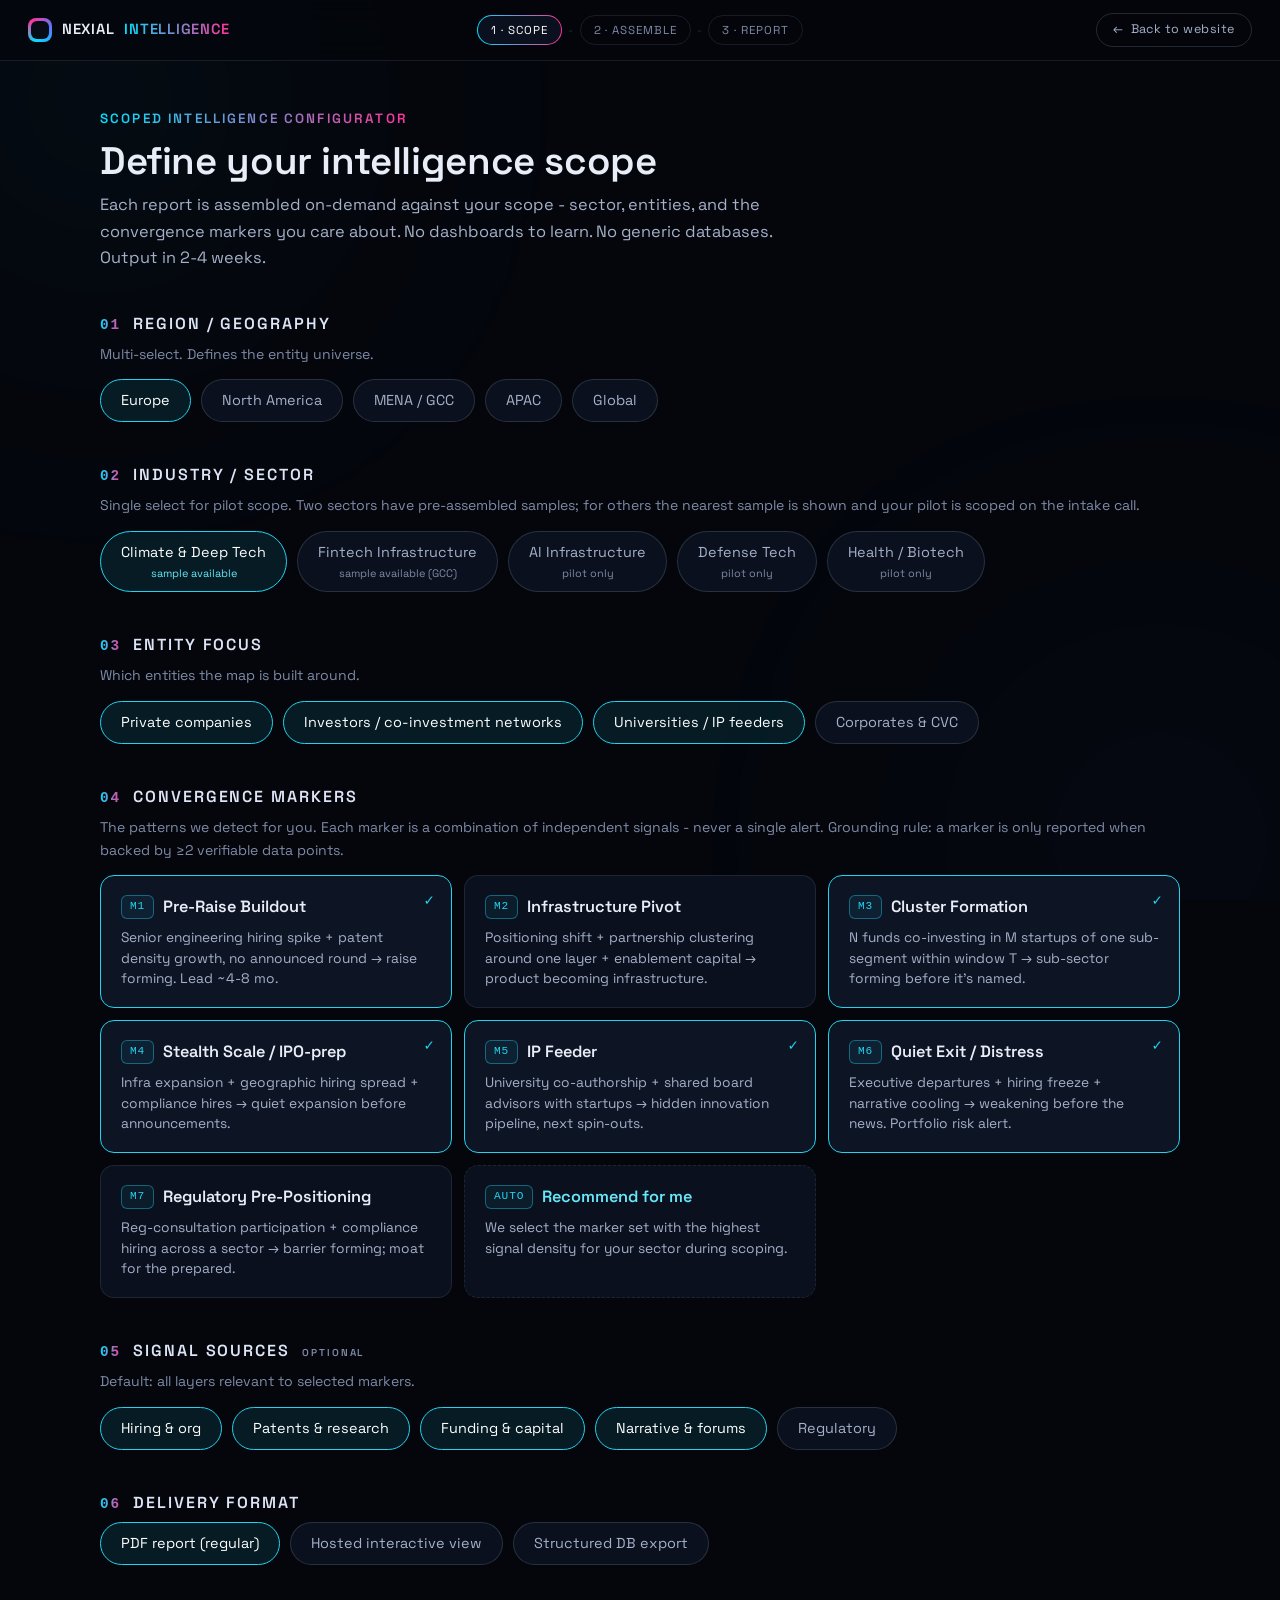
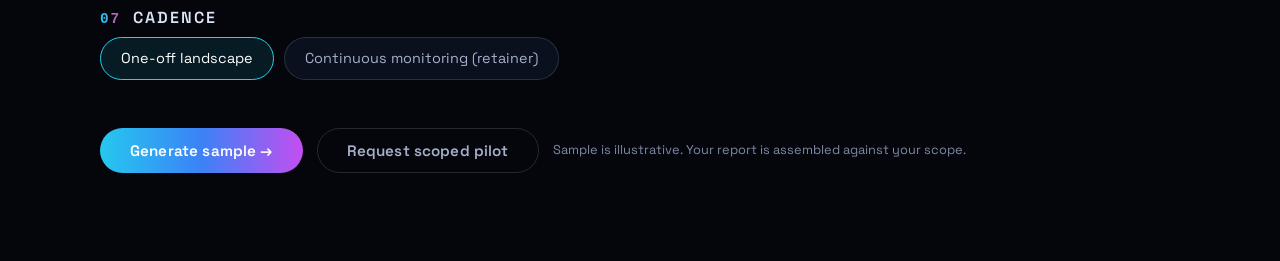
<file: sample/index.html>
<!DOCTYPE html>
<html lang="en">
<head>
<meta charset="UTF-8">
<meta name="viewport" content="width=device-width, initial-scale=1.0">
<link rel="icon" type="image/png" href="/favicon.png">
<link rel="preconnect" href="https://fonts.googleapis.com">
<link rel="preconnect" href="https://fonts.gstatic.com" crossorigin>
<link href="https://fonts.googleapis.com/css2?family=Space+Grotesk:wght@400;500;600;700&display=swap" rel="stylesheet">
<title>Live Sample: Scoped Intelligence Configurator | Nexial Intelligence</title>
<style>
  :root {
    --bg: #04060c;
    --card: #0a101d;
    --card-2: #0d1424;
    --inset: #070c16;
    --line: rgba(148,163,184,.14);
    --line-2: rgba(148,163,184,.22);
    --line-accent: rgba(34,211,238,.4);
    --text: #e8edf7;
    --text-body: #cbd5e6;
    --text-dim: #a5b1c9;
    --text-faint: #7e8aa6;
    --cyan: #22d3ee;
    --cyan-soft: #67e8f9;
    --blue: #60a5fa;
    --purple: #a78bfa;
    --pink: #ff3399;
    --btn-grad: linear-gradient(90deg, #22d3ee, #3b82f6);
    --brand-grad: linear-gradient(90deg, #00e0ff, #ff3399);
    --confirmed: #6ee7b7;
    --emerging: #fbbf24;
    --hypothesis: #94a3b8;
    --verifiable: #60a5fa;
    --risk: #f87171;
    --mono: ui-monospace, SFMono-Regular, Menlo, Monaco, Consolas, "Liberation Mono", "Courier New", monospace;
    --sans: "Space Grotesk", system-ui, -apple-system, BlinkMacSystemFont, "Segoe UI", sans-serif;
  }
  * { margin:0; padding:0; box-sizing:border-box; }
  html { scroll-behavior:smooth; scrollbar-width:thin; scrollbar-color:#334155 #04060c; }
  body {
    background:var(--bg);
    color:var(--text-body); font-family:var(--sans); font-size:16px; line-height:1.6;
    -webkit-font-smoothing:antialiased; overflow-x:hidden; min-height:100vh;
  }
  a { color:var(--verifiable); text-decoration:none; }
  a:hover { text-decoration:underline; }

  ::-webkit-scrollbar { width:8px; }
  ::-webkit-scrollbar-track { background:#04060c; }
  ::-webkit-scrollbar-thumb { background:#26334a; border-radius:10px; border:2px solid #04060c; }
  ::-webkit-scrollbar-thumb:hover { background:#3b4d6e; }

  /* ---------- ambient background (subtle) ---------- */
  .page-bg { position:fixed; inset:0; z-index:-2; overflow:hidden; pointer-events:none; }
  .blob { position:absolute; width:640px; height:640px; border-radius:999px; filter:blur(110px); mix-blend-mode:screen; }
  .blob-one { background:radial-gradient(circle, rgba(34,211,238,.5), transparent 60%); opacity:.10; top:-220px; left:-220px; }
  .blob-two { background:radial-gradient(circle, rgba(84,122,255,.5), transparent 60%); opacity:.08; bottom:-260px; right:-200px; }
  .blob-three { display:none; }

  /* ---------- top bar ---------- */
  .topbar {
    display:grid; grid-template-columns:1fr auto 1fr; align-items:center; gap:12px;
    padding:13px 28px; position:sticky; top:0; z-index:50;
    backdrop-filter:blur(14px);
    background:rgba(4,6,12,.85);
    border-bottom:1px solid var(--line);
  }
  a.brand, a.brand:hover { text-decoration:none; }
  a.brand, a.brand:hover { text-decoration:none; }
  a.brand:hover { opacity:.85; }
  .brand { justify-self:start; display:inline-flex; align-items:center; gap:10px; font-size:.92rem; letter-spacing:.05em; text-transform:uppercase; color:var(--text); font-weight:600; white-space:nowrap; }
  .brand b { font-weight:600; background:var(--brand-grad); -webkit-background-clip:text; background-clip:text; color:transparent; }
  .logo-mark { width:24px; height:24px; border-radius:8px; background:conic-gradient(from 200deg,#00e0ff,#ff3399,#547aff,#00e0ff); position:relative; flex-shrink:0; display:inline-block; }
  .logo-mark::after { content:""; position:absolute; inset:3px; border-radius:6px; background:#070c16; }
  .back-site {
    justify-self:end; display:inline-flex; align-items:center; gap:7px;
    font-size:.78rem; letter-spacing:.04em; color:var(--text-dim);
    border:1px solid var(--line-2); border-radius:999px; padding:6px 16px;
    text-decoration:none; white-space:nowrap; transition:all .18s ease;
  }
  .back-site:hover { color:#fff; border-color:var(--line-accent); background:rgba(34,211,238,.07); text-decoration:none; }
  .back-site .bs-arrow { transition:transform .18s ease; }
  .back-site:hover .bs-arrow { transform:translateX(-3px); }
  @media (max-width:560px) { .back-site { padding:6px 12px; font-size:.72rem; } }
  .steps { display:flex; gap:6px; align-items:center; font-size:.72rem; letter-spacing:.08em; text-transform:uppercase; color:var(--text-faint); }
  .steps .st { padding:5px 13px; border:1px solid var(--line); border-radius:999px; transition:all .2s ease; }
  .steps .st.active { color:#fff; border:1px solid transparent;
    background:linear-gradient(var(--card),var(--card)) padding-box, linear-gradient(90deg,#00e0ff,#ff3399) border-box; }
  .steps .sep { color:rgba(148,163,184,.25); }

  .screen { display:none; max-width:1120px; margin:0 auto; padding:44px 20px 88px; }
  .screen.visible { display:block; animation:fadein .25s ease; }
  @keyframes fadein { from { opacity:0; transform:translateY(6px);} to { opacity:1; transform:none;} }

  h1 { font-size:clamp(1.75rem, 4vw, 2.4rem); line-height:1.12; font-weight:600; letter-spacing:-.01em; color:var(--text); }
  .sub { color:var(--text-dim); margin-top:10px; max-width:680px; font-size:1.02rem; }
  .kicker { font-size:.84rem; letter-spacing:.16em; text-transform:uppercase; margin-bottom:10px; font-weight:600;
    background:var(--brand-grad); -webkit-background-clip:text; background-clip:text; color:transparent; display:inline-block; }

  /* ---------- configurator ---------- */
  .cfg-section { margin-top:40px; }
  .cfg-label { font-size:1rem; letter-spacing:.12em; text-transform:uppercase; color:#dce4f5; margin-bottom:6px; display:flex; align-items:baseline; gap:12px; font-weight:600; }
  .cfg-label .num { font-family:var(--mono); font-size:.9rem; background:var(--brand-grad); -webkit-background-clip:text; background-clip:text; color:transparent; }
  .cfg-hint { font-size:.88rem; color:var(--text-faint); margin-bottom:14px; }

  .chips { display:flex; flex-wrap:wrap; gap:10px; }
  .chip {
    font-size:.9rem; padding:9px 20px; border:1px solid var(--line-2);
    border-radius:999px; color:var(--text-dim); cursor:pointer; user-select:none;
    background:var(--card); transition:all .18s ease; text-align:center;
  }
  .chip:hover { border-color:var(--line-accent); color:var(--text); }
  .chip.on { border-color:var(--cyan); color:#fff; background:rgba(34,211,238,.1); }
  .chip .sm { font-size:.68rem; color:var(--text-faint); display:block; margin-top:1px; }
  .chip.on .sm { color:var(--cyan-soft); }

  .marker-grid { display:grid; grid-template-columns:repeat(auto-fill, minmax(300px,1fr)); gap:12px; }
  .marker-card {
    border:1px solid var(--line); background:var(--card); border-radius:14px; padding:18px 20px;
    cursor:pointer; transition:border-color .18s ease, background .18s ease; position:relative;
  }
  .marker-card:hover { border-color:var(--line-accent); }
  .marker-card.on { border-color:var(--cyan); background:var(--card-2); }
  .marker-card .mrow { display:flex; align-items:center; gap:9px; margin-bottom:7px; }
  .marker-card .mid { font-family:var(--mono); font-size:.7rem; letter-spacing:.08em; color:var(--cyan); border:1px solid rgba(34,211,238,.4); background:rgba(34,211,238,.07); padding:2px 8px; border-radius:6px; flex-shrink:0; }
  .marker-card h4 { font-size:1.02rem; margin:0; font-weight:600; color:var(--text); }
  .marker-card p { font-size:.86rem; color:var(--text-dim); line-height:1.5; }
  .marker-card .tick { position:absolute; top:14px; right:16px; font-size:.85rem; color:var(--cyan); opacity:0; transition:opacity .15s; }
  .marker-card.on .tick { opacity:1; }
  .marker-card.rec { border-style:dashed; }
  .marker-card.rec h4 { color:var(--cyan-soft); }

  .cta-row { margin-top:48px; display:flex; gap:14px; align-items:center; flex-wrap:wrap; }
  .btn {
    display:inline-flex; align-items:center; justify-content:center;
    font-family:var(--sans); font-size:.95rem; font-weight:600; letter-spacing:.01em;
    padding:13px 30px; border-radius:999px; cursor:pointer; border:none;
    transition:transform .18s ease, box-shadow .18s ease, background .18s ease, border-color .18s ease;
  }
  .btn.primary { background:linear-gradient(90deg,#22d3ee -8%,#3b82f6 50%,#d946ef 108%); color:#fff; background-clip:padding-box; }
  .btn.primary:hover { transform:translateY(-1px); box-shadow:0 12px 34px rgba(59,130,246,.35); }
  .btn.ghost { border:1px solid var(--line-2); background:transparent; color:var(--text-dim); padding:12px 29px; }
  .btn.ghost:hover { border-color:var(--line-accent); color:var(--text); transform:translateY(-1px); }
  .cta-note { font-size:.8rem; color:var(--text-faint); }

  .toast {
    position:fixed; bottom:24px; left:50%; transform:translateX(-50%) translateY(8px); z-index:200;
    background:var(--card-2); border:1px solid var(--line-accent); color:var(--text); font-size:.88rem;
    padding:13px 22px; border-radius:12px; opacity:0; pointer-events:none; transition:all .25s ease;
    max-width:520px; text-align:center; box-shadow:0 16px 48px rgba(0,0,0,.5);
  }
  .toast.show { opacity:1; transform:translateX(-50%) translateY(0); }

  /* ---------- generating ---------- */
  #screen-gen { max-width:660px; padding-top:90px; }
  .gen-box { border:1px solid var(--line); background:var(--card); border-radius:16px; padding:36px 40px; }
  .gen-title { font-size:.8rem; letter-spacing:.14em; text-transform:uppercase; color:var(--text-faint); margin-bottom:6px; }
  .gen-scope { font-size:1.02rem; color:var(--text); margin-bottom:26px; }
  .gen-scope b { color:var(--cyan-soft); font-weight:600; }
  .gen-step { display:flex; align-items:center; gap:14px; padding:12px 0; border-bottom:1px solid var(--line); font-family:var(--mono); font-size:.85rem; color:var(--text-faint); transition:color .3s; }
  .gen-step:last-of-type { border-bottom:none; }
  .gen-step .dot { width:8px; height:8px; border-radius:50%; background:rgba(148,163,184,.3); flex-shrink:0; transition:background .3s; }
  .gen-step.active { color:var(--text); }
  .gen-step.active .dot { background:var(--cyan); box-shadow:0 0 8px rgba(34,211,238,.7); animation:pulse 1s infinite; }
  .gen-step.done { color:var(--text-dim); }
  .gen-step.done .dot { background:var(--confirmed); animation:none; box-shadow:none; }
  .gen-step .detail { margin-left:auto; font-size:.7rem; color:var(--text-faint); text-align:right; }
  @keyframes pulse { 50% { opacity:.4; } }
  .gen-bar { height:3px; background:rgba(148,163,184,.15); border-radius:999px; margin-top:26px; overflow:hidden; }
  .gen-bar i { display:block; height:100%; width:0; background:linear-gradient(90deg,#00e0ff,#ff3399); border-radius:999px; transition:width .4s ease; }
  .gen-foot { margin-top:18px; font-size:.8rem; color:var(--text-faint); line-height:1.65; }

  /* ---------- report ---------- */
  .rep-head { border:1px solid var(--line); background:var(--card); border-radius:16px; padding:30px 34px; }
  .rep-head-top { display:flex; justify-content:space-between; gap:20px; flex-wrap:wrap; align-items:flex-start; }
  .rep-meta { font-family:var(--mono); font-size:.78rem; color:var(--text-dim); letter-spacing:.03em; margin-top:12px; display:flex; gap:18px; flex-wrap:wrap; }
  .rep-meta span b { color:var(--text); font-weight:500; }
  .sample-flag {
    font-size:.66rem; letter-spacing:.1em; color:var(--emerging); text-transform:uppercase; font-weight:500;
    border:1px solid rgba(251,191,36,.4); background:rgba(251,191,36,.06); padding:7px 14px; border-radius:8px; white-space:nowrap;
  }
  .scope-echo { margin-top:18px; padding-top:16px; border-top:1px solid var(--line); font-size:.8rem; color:var(--text-faint); font-family:var(--mono); line-height:1.9; }
  .scope-echo b { color:var(--text-dim); font-weight:500; }
  .sample-mismatch { margin-top:12px; font-size:.85rem; color:var(--emerging); line-height:1.6; }

  .rep-section { margin-top:56px; }
  .rep-section > h2 { font-size:1.5rem; font-weight:600; letter-spacing:0; display:flex; align-items:baseline; gap:14px; color:var(--text); }
  .rep-section > h2 .idx { font-family:var(--mono); font-size:1.5rem; font-weight:600; background:var(--brand-grad); -webkit-background-clip:text; background-clip:text; color:transparent; }
  .rep-section > .sec-sub { font-size:.92rem; color:var(--text-dim); margin:8px 0 22px; max-width:760px; }

  /* clusters */
  .cluster-row { display:grid; grid-template-columns:repeat(auto-fit, minmax(260px,1fr)); gap:12px; }
  .cluster { border:1px solid var(--line); background:var(--card); border-radius:14px; padding:20px 22px; transition:border-color .18s ease; }
  .cluster:hover { border-color:var(--line-accent); }
  .cluster .cscore { font-family:var(--mono); font-size:2rem; font-weight:600; background:var(--brand-grad); -webkit-background-clip:text; background-clip:text; color:transparent; display:inline-block; }
  .cluster h4 { font-size:1rem; margin:5px 0 7px; color:var(--text); }
  .cluster p { font-size:.86rem; color:var(--text-dim); }
  .cluster .ctag { font-size:.64rem; letter-spacing:.12em; text-transform:uppercase; color:var(--text-faint); margin-top:12px; display:block; font-family:var(--mono); }

  /* watchlist table */
  .table-wrap { overflow-x:auto; border:1px solid var(--line); border-radius:14px; background:var(--card); }
  table.watch { width:100%; min-width:680px; border-collapse:collapse; font-size:.92rem; }
  table.watch th {
    font-size:.72rem; letter-spacing:.12em; text-transform:uppercase; color:#93a3c4;
    text-align:left; padding:13px 16px; border-bottom:1px solid var(--line-2); font-weight:500; background:var(--inset);
  }
  table.watch td { padding:13px 16px; border-bottom:1px solid var(--line); vertical-align:middle; }
  table.watch tr:last-child td { border-bottom:none; }
  table.watch tr:hover td { background:rgba(34,211,238,.03); }
  .ent-name { font-weight:600; color:var(--text); }
  .ent-sub { font-size:.78rem; color:var(--text-faint); display:block; margin-top:1px; }
  .scorebar { display:flex; align-items:center; gap:10px; font-family:var(--mono); color:var(--text); }
  .scorebar .bar { width:70px; height:4px; background:rgba(148,163,184,.15); border-radius:999px; overflow:hidden; }
  .scorebar .bar i { display:block; height:100%; background:var(--btn-grad); border-radius:999px; }
  .scorebar.riskrow .bar i { background:var(--risk); }
  .scorebar.riskrow { color:var(--risk); }
  .mtag { font-family:var(--mono); font-size:.7rem; border:1px solid var(--line-2); color:var(--text-dim); padding:2px 8px; border-radius:6px; margin-right:4px; white-space:nowrap; }
  .momentum { font-family:var(--mono); font-size:.8rem; }
  .momentum.up { color:var(--confirmed); }
  .momentum.flat { color:var(--text-dim); }
  .momentum.down { color:var(--risk); }
  .tbl-foot { font-size:.78rem; color:var(--text-faint); margin-top:12px; line-height:1.6; }

  /* confidence badges */
  .conf { font-family:var(--mono); font-size:.66rem; letter-spacing:.06em; padding:4px 10px; border-radius:6px; white-space:nowrap; }
  .conf.confirmed { color:var(--confirmed); border:1px solid rgba(110,231,183,.45); background:rgba(110,231,183,.07); }
  .conf.emerging { color:var(--emerging); border:1px solid rgba(251,191,36,.45); background:rgba(251,191,36,.07); }
  .conf.hypothesis { color:var(--hypothesis); border:1px solid rgba(148,163,184,.45); background:rgba(148,163,184,.07); }
  .conf.verifiable { color:var(--verifiable); border:1px solid rgba(96,165,250,.45); background:rgba(96,165,250,.07); }

  /* marker cards (report) */
  .rmarker {
    border:1px solid var(--line); background:var(--card); border-radius:14px; padding:24px 26px; margin-bottom:14px;
    position:relative; transition:border-color .18s ease;
  }
  .rmarker:hover { border-color:var(--line-2); }
  .rmarker.inscope { border-left:2px solid var(--cyan); }
  .rmarker.anchor { border-color:rgba(96,165,250,.4); }
  .inscope-tag { font-size:.6rem; letter-spacing:.1em; text-transform:uppercase; color:var(--cyan); border:1px solid rgba(34,211,238,.4); padding:3px 8px; border-radius:6px; font-family:var(--mono); }
  .rmarker-top { display:flex; align-items:center; gap:10px; flex-wrap:wrap; }
  .rmarker-top .mid { font-family:var(--mono); font-size:.72rem; color:var(--cyan); letter-spacing:.08em; border:1px solid rgba(34,211,238,.4); background:rgba(34,211,238,.07); padding:2px 8px; border-radius:6px; }
  .rmarker.risk .rmarker-top .mid { border-color:rgba(248,113,113,.4); background:rgba(248,113,113,.07); }
  .rmarker-top h3 { font-size:1.12rem; font-weight:600; margin-right:auto; color:var(--text); }
  .rmarker .composed { margin-top:14px; display:flex; flex-wrap:wrap; gap:7px; }
  .sigchip { font-family:var(--mono); font-size:.72rem; color:var(--text-dim); border:1px solid var(--line); background:var(--inset); padding:4px 10px; border-radius:6px; }
  .sigchip b { color:var(--text); font-weight:500; }
  .rmarker .finding { margin-top:16px; font-size:.96rem; color:var(--text-body); line-height:1.65; }
  .rmarker .finding b { color:var(--cyan-soft); font-weight:600; }
  .rmarker-grid { display:grid; grid-template-columns:1fr 1fr; gap:12px; margin-top:16px; }
  @media (max-width:640px){ .rmarker-grid { grid-template-columns:1fr; } }
  .rmarker-grid .cell { border:1px solid var(--line); border-radius:10px; padding:12px 16px; background:var(--inset); }
  .rmarker-grid .cell .cl { font-size:.62rem; letter-spacing:.12em; text-transform:uppercase; color:var(--text-faint); margin-bottom:4px; }
  .rmarker-grid .cell .cv { font-size:.88rem; color:var(--text-body); }
  .rmarker-grid .cell .cv.lead { font-family:var(--mono); color:var(--cyan-soft); font-size:.84rem; }
  .grounding { margin-top:16px; border-top:1px dashed var(--line-2); padding-top:14px; }
  .grounding .gl { font-size:.62rem; letter-spacing:.12em; text-transform:uppercase; color:var(--text-faint); margin-bottom:8px; }
  .grounding ul { list-style:none; }
  .grounding li { font-size:.86rem; color:var(--text-dim); padding:4px 0 4px 16px; position:relative; line-height:1.55; }
  .grounding li::before { content:"▸"; position:absolute; left:0; color:var(--cyan); font-size:.62rem; top:8px; }
  .grounding li .src { color:var(--text-faint); font-family:var(--mono); font-size:.74rem; }
  .rmarker.risk .finding b { color:#fca5a5; }
  .rmarker.risk.inscope { border-left-color:var(--risk); }
  .anchor-note { margin-top:14px; font-size:.8rem; color:var(--text-faint); border:1px dashed rgba(96,165,250,.35); border-radius:10px; padding:10px 14px; line-height:1.6; }
  .anchor-note b { color:var(--verifiable); font-weight:500; }

  /* missing-marker empty state */
  .rmarker.empty { border-style:dashed; background:transparent; }
  .rmarker.empty h3 { color:var(--text-dim); }
  .rmarker.empty p { margin-top:8px; font-size:.88rem; color:var(--text-faint); line-height:1.6; }
  .rmarker.empty p b { color:var(--text-dim); font-weight:500; }

  /* network */
  .net-wrap { border:1px solid var(--line); background:var(--card); border-radius:14px; padding:20px; }
  .net-legend { display:flex; gap:18px; flex-wrap:wrap; font-family:var(--mono); font-size:.72rem; color:var(--text-dim); margin-bottom:12px; padding:0 6px; }
  .net-legend span { display:flex; align-items:center; gap:7px; }
  .lg-dot { width:9px; height:9px; border-radius:50%; display:inline-block; }
  .lg-line { width:22px; height:0; border-top:2px solid; display:inline-block; }
  .lg-line.dash { border-top-style:dashed; }
  svg text { font-family:var(--sans); }
  .node { cursor:default; }
  .node .halo { fill:transparent; stroke-width:1.2; transition:all .2s ease; }
  .node .core { stroke:none; }
  .node text { fill:var(--text-dim); font-size:11.5px; text-anchor:middle; }
  .node text.nsub { fill:var(--text-faint); font-size:9.5px; font-family:var(--mono); letter-spacing:.04em; }
  .node.comp .halo { stroke:rgba(34,211,238,.45); fill:rgba(34,211,238,.05); }
  .node.comp .core { fill:#22d3ee; }
  .node.inv .halo { stroke:rgba(167,139,250,.45); fill:rgba(167,139,250,.05); }
  .node.inv .core { fill:#a78bfa; }
  .node.uni .halo { stroke:rgba(251,191,36,.45); fill:rgba(251,191,36,.05); }
  .node.uni .core { fill:#fbbf24; }
  .node.rsk .halo { stroke:rgba(248,113,113,.5); fill:rgba(248,113,113,.05); }
  .node.rsk .core { fill:#f87171; }
  .node.rsk text { fill:#fca5a5; }
  .node:hover .halo { stroke-width:1.8; filter:drop-shadow(0 0 5px rgba(34,211,238,.4)); }
  .edge { fill:none; stroke-width:1.2; }
  .e-invest { stroke:#22d3ee; opacity:.28; }
  .e-co { stroke:#a78bfa; opacity:.55; stroke-dasharray:5 6; animation:dashflow 1.5s linear infinite; }
  .e-ip { stroke:#fbbf24; opacity:.5; stroke-dasharray:4 7; animation:dashflow 1.5s linear infinite; }
  .e-risk { stroke:#f87171; opacity:.55; stroke-dasharray:5 6; animation:dashflow 1.5s linear infinite; }
  @keyframes dashflow { to { stroke-dashoffset:-22; } }
  @media (prefers-reduced-motion: reduce) { .e-co, .e-ip, .e-risk { animation:none; } }

  /* white spaces */
  .ws-item { border:1px solid var(--line); border-radius:14px; background:var(--card); padding:18px 22px; margin-bottom:10px; display:flex; gap:16px; align-items:flex-start; transition:border-color .18s ease; }
  .ws-item:hover { border-color:var(--line-accent); }
  .ws-item .ws-type { min-width:112px; text-align:center; font-size:.62rem; letter-spacing:.1em; text-transform:uppercase; padding:4px 10px; border-radius:6px; white-space:nowrap; margin-top:3px; font-family:var(--mono); }
  .ws-type.space { color:var(--cyan); border:1px solid rgba(34,211,238,.4); background:rgba(34,211,238,.06); }
  .ws-type.warning { color:var(--emerging); border:1px solid rgba(251,191,36,.4); background:rgba(251,191,36,.06); }
  .ws-item h4 { font-size:.98rem; margin-bottom:4px; color:var(--text); }
  .ws-item p { font-size:.88rem; color:var(--text-dim); }
  .ws-item p b { color:var(--text); font-weight:500; }

  /* delivery footer */
  .delivery-plate { margin-top:52px; border:1px solid var(--line); border-radius:16px; background:var(--card); padding:28px 32px; display:flex; justify-content:space-between; gap:24px; flex-wrap:wrap; align-items:center; }
  .dp-left .dl { font-size:.72rem; letter-spacing:.14em; text-transform:uppercase; color:var(--text-faint); margin-bottom:10px; }
  .dp-formats { display:flex; gap:8px; flex-wrap:wrap; }
  .dp-f { font-size:.78rem; border:1px solid var(--line-2); color:var(--text-dim); padding:6px 14px; border-radius:8px; }
  .dp-f.on { color:#fff; border-color:var(--cyan); background:rgba(34,211,238,.1); }
  .dp-note { font-size:.84rem; color:var(--text-faint); margin-top:14px; max-width:460px; }
  .back-link { font-size:.82rem; color:var(--text-faint); cursor:pointer; margin-bottom:18px; display:inline-block; transition:color .2s; }
  .back-link:hover { color:var(--cyan); }
  .methodology { margin-top:24px; font-size:.76rem; color:var(--text-faint); line-height:1.7; border-top:1px solid var(--line); padding-top:16px; }

  /* ---------- final contact section ---------- */
  .contact-card { border:1px solid var(--line-2); background:var(--card); border-radius:16px; padding:30px 34px; }
  .contact-grid { display:grid; grid-template-columns:1.15fr .85fr; gap:36px; }
  @media (max-width:760px){ .contact-grid { grid-template-columns:1fr; } }
  .contact-aside .ca-label { font-size:.68rem; letter-spacing:.14em; text-transform:uppercase; color:var(--text-faint); margin-bottom:10px; }
  .next-steps { list-style:none; margin-bottom:22px; }
  .next-steps li { font-size:.9rem; color:var(--text-dim); padding:7px 0 7px 26px; position:relative; border-bottom:1px solid var(--line); }
  .next-steps li:last-child { border-bottom:none; }
  .next-steps li::before { content:""; position:absolute; left:2px; top:14px; width:7px; height:7px; border-radius:50%; background:linear-gradient(90deg,#00e0ff,#ff3399); }
  .contact-spec { font-family:var(--mono); font-size:.74rem; color:var(--text-dim); background:var(--inset); border:1px dashed var(--line-2); border-radius:10px; padding:14px 16px; white-space:pre-wrap; line-height:1.7; }
  .contact-foot { font-size:.8rem; color:var(--text-faint); margin-top:14px; }


  .modal-veil { display:none; position:fixed; inset:0; background:rgba(2,4,8,.8); z-index:150; backdrop-filter:blur(4px); }
  .modal-veil.open { display:flex; align-items:flex-start; justify-content:center; overflow-y:auto; padding:48px 16px; }
  .modal {
    background:var(--card-2); border:1px solid var(--line-2); border-radius:16px; max-width:640px; width:100%;
    padding:32px 36px; animation:fadein .2s ease; box-shadow:0 24px 64px rgba(0,0,0,.6);
  }
  .modal h2 { font-size:1.3rem; margin-bottom:4px; color:var(--text); }
  .modal .m-sub { font-size:.88rem; color:var(--text-faint); margin-bottom:20px; }
  .spec-box {
    font-family:var(--mono); font-size:.78rem; color:var(--text-dim); background:var(--inset);
    border:1px solid var(--line); border-radius:10px; padding:16px 18px; white-space:pre-wrap; line-height:1.7; margin-bottom:20px;
  }
  .frm { display:grid; grid-template-columns:1fr 1fr; gap:12px; margin-bottom:18px; }
  .frm .full { grid-column:1 / -1; }
  .frm label { display:block; font-size:.62rem; letter-spacing:.12em; text-transform:uppercase; color:var(--text-faint); margin-bottom:6px; }
  .frm input, .frm textarea {
    width:100%; background:var(--inset); border:1px solid var(--line-2); border-radius:8px; color:var(--text);
    font-family:var(--sans); font-size:.94rem; padding:11px 14px; outline:none; transition:border-color .2s;
  }
  .frm input:focus, .frm textarea:focus { border-color:var(--cyan); }
  .frm textarea { resize:vertical; min-height:64px; }
  .modal-cta { display:flex; gap:10px; flex-wrap:wrap; align-items:center; }
  .modal-note { font-size:.76rem; color:var(--text-faint); margin-top:14px; line-height:1.6; }
  .modal-x { float:right; color:var(--text-faint); cursor:pointer; font-size:.8rem; padding:4px 12px; border:1px solid var(--line); border-radius:8px; transition:all .2s; }
  .modal-x:hover { color:var(--text); border-color:var(--line-2); }
  @media (max-width:560px){ .frm { grid-template-columns:1fr; } .steps { display:none; } .topbar { grid-template-columns:1fr auto; padding:10px 14px; } .back-site { padding:6px 10px; } .brand { font-size:.8rem; } }
  html, body { overflow-x:hidden; }
</style>
</head>
<body>

<div class="page-bg">
  <div class="blob blob-one"></div>
  <div class="blob blob-two"></div>
  <div class="blob blob-three"></div>
</div>

<div class="topbar">
  <a class="brand" href="/"><span class="logo-mark"></span>NEXIAL <b>INTELLIGENCE</b></a>
  <div class="steps">
    <span class="st active" id="stp1">1 · Scope</span><span class="sep">-</span>
    <span class="st" id="stp2">2 · Assemble</span><span class="sep">-</span>
    <span class="st" id="stp3">3 · Report</span>
  </div>
  <a class="back-site" href="/"><span class="bs-arrow">←</span> Back to website</a>
</div>

<!-- ============================================================ SCREEN 1 -->
<div class="screen visible" id="screen-cfg">
  <div class="kicker">Scoped Intelligence Configurator</div>
  <h1>Define your intelligence scope</h1>
  <p class="sub">Each report is assembled on-demand against your scope - sector, entities, and the convergence markers you care about. No dashboards to learn. No generic databases. Output in 2-4 weeks.</p>

  <div class="cfg-section">
    <div class="cfg-label"><span class="num">01</span> REGION / GEOGRAPHY</div>
    <div class="cfg-hint">Multi-select. Defines the entity universe.</div>
    <div class="chips" id="cfg-region">
      <div class="chip on" data-v="Europe">Europe</div>
      <div class="chip" data-v="North America">North America</div>
      <div class="chip" data-v="MENA / GCC">MENA / GCC</div>
      <div class="chip" data-v="APAC">APAC</div>
      <div class="chip" data-v="Global">Global</div>
    </div>
  </div>

  <div class="cfg-section">
    <div class="cfg-label"><span class="num">02</span> INDUSTRY / SECTOR</div>
    <div class="cfg-hint">Single select for pilot scope. Two sectors have pre-assembled samples; for others the nearest sample is shown and your pilot is scoped on the intake call.</div>
    <div class="chips" id="cfg-sector">
      <div class="chip radio on" data-v="Climate & Deep Tech">Climate &amp; Deep Tech<span class="sm">sample available</span></div>
      <div class="chip radio" data-v="Fintech Infrastructure">Fintech Infrastructure<span class="sm">sample available (GCC)</span></div>
      <div class="chip radio" data-v="AI Infrastructure">AI Infrastructure<span class="sm">pilot only</span></div>
      <div class="chip radio" data-v="Defense Tech">Defense Tech<span class="sm">pilot only</span></div>
      <div class="chip radio" data-v="Health / Biotech">Health / Biotech<span class="sm">pilot only</span></div>
    </div>
  </div>

  <div class="cfg-section">
    <div class="cfg-label"><span class="num">03</span> ENTITY FOCUS</div>
    <div class="cfg-hint">Which entities the map is built around.</div>
    <div class="chips" id="cfg-entity">
      <div class="chip on" data-v="Private companies">Private companies</div>
      <div class="chip on" data-v="Investors / co-investment">Investors / co-investment networks</div>
      <div class="chip on" data-v="Universities / IP">Universities / IP feeders</div>
      <div class="chip" data-v="Corporates">Corporates &amp; CVC</div>
    </div>
  </div>

  <div class="cfg-section">
    <div class="cfg-label"><span class="num">04</span> CONVERGENCE MARKERS</div>
    <div class="cfg-hint">The patterns we detect for you. Each marker is a combination of independent signals - never a single alert. Grounding rule: a marker is only reported when backed by ≥2 verifiable data points.</div>
    <div class="marker-grid" id="cfg-markers">
      <div class="marker-card on" data-v="M1">
        <span class="tick">✓</span><div class="mrow"><span class="mid">M1</span><h4>Pre-Raise Buildout</h4></div>
        <p>Senior engineering hiring spike + patent density growth, no announced round → raise forming. Lead ~4-8 mo.</p>
      </div>
      <div class="marker-card" data-v="M2">
        <span class="tick">✓</span><div class="mrow"><span class="mid">M2</span><h4>Infrastructure Pivot</h4></div>
        <p>Positioning shift + partnership clustering around one layer + enablement capital → product becoming infrastructure.</p>
      </div>
      <div class="marker-card on" data-v="M3">
        <span class="tick">✓</span><div class="mrow"><span class="mid">M3</span><h4>Cluster Formation</h4></div>
        <p>N funds co-investing in M startups of one sub-segment within window T → sub-sector forming before it's named.</p>
      </div>
      <div class="marker-card on" data-v="M4">
        <span class="tick">✓</span><div class="mrow"><span class="mid">M4</span><h4>Stealth Scale / IPO-prep</h4></div>
        <p>Infra expansion + geographic hiring spread + compliance hires → quiet expansion before announcements.</p>
      </div>
      <div class="marker-card on" data-v="M5">
        <span class="tick">✓</span><div class="mrow"><span class="mid">M5</span><h4>IP Feeder</h4></div>
        <p>University co-authorship + shared board advisors with startups → hidden innovation pipeline, next spin-outs.</p>
      </div>
      <div class="marker-card on" data-v="M6">
        <span class="tick">✓</span><div class="mrow"><span class="mid">M6</span><h4>Quiet Exit / Distress</h4></div>
        <p>Executive departures + hiring freeze + narrative cooling → weakening before the news. Portfolio risk alert.</p>
      </div>
      <div class="marker-card" data-v="M7">
        <span class="tick">✓</span><div class="mrow"><span class="mid">M7</span><h4>Regulatory Pre-Positioning</h4></div>
        <p>Reg-consultation participation + compliance hiring across a sector → barrier forming; moat for the prepared.</p>
      </div>
      <div class="marker-card rec" data-v="REC" id="rec-card">
        <span class="tick">✓</span><div class="mrow"><span class="mid">AUTO</span><h4>Recommend for me</h4></div>
        <p>We select the marker set with the highest signal density for your sector during scoping.</p>
      </div>
    </div>
  </div>

  <div class="cfg-section">
    <div class="cfg-label"><span class="num">05</span> SIGNAL SOURCES <span style="color:var(--text-faint);font-size:10px;">OPTIONAL</span></div>
    <div class="cfg-hint">Default: all layers relevant to selected markers.</div>
    <div class="chips" id="cfg-sources">
      <div class="chip on" data-v="Hiring & org">Hiring &amp; org</div>
      <div class="chip on" data-v="Patents & research">Patents &amp; research</div>
      <div class="chip on" data-v="Funding & capital">Funding &amp; capital</div>
      <div class="chip on" data-v="Narrative & forums">Narrative &amp; forums</div>
      <div class="chip" data-v="Regulatory">Regulatory</div>
    </div>
  </div>

  <div class="cfg-section">
    <div class="cfg-label"><span class="num">06</span> DELIVERY FORMAT</div>
    <div class="chips" id="cfg-delivery">
      <div class="chip radio on" data-v="PDF report">PDF report (regular)</div>
      <div class="chip radio" data-v="Hosted interactive view">Hosted interactive view</div>
      <div class="chip radio" data-v="Structured DB">Structured DB export</div>
    </div>
  </div>

  <div class="cfg-section">
    <div class="cfg-label"><span class="num">07</span> CADENCE</div>
    <div class="chips" id="cfg-cadence">
      <div class="chip radio on" data-v="One-off landscape">One-off landscape</div>
      <div class="chip radio" data-v="Continuous monitoring">Continuous monitoring (retainer)</div>
    </div>
  </div>

  <div class="cta-row">
    <button class="btn primary" onclick="startGeneration()">Generate sample →</button>
    <button class="btn ghost" onclick="openPilotModal()">Request scoped pilot</button>
    <span class="cta-note">Sample is illustrative. Your report is assembled against your scope.</span>
  </div>
</div>

<!-- ============================================================ SCREEN 2 -->
<div class="screen" id="screen-gen">
  <div class="gen-box">
    <div class="gen-title">Assembling scoped sample</div>
    <div class="gen-scope" id="gen-scope-line"></div>
    <div class="gen-step" id="gs1"><span class="dot"></span> Ingest &amp; connect <span class="detail" id="gs1-detail"></span></div>
    <div class="gen-step" id="gs2"><span class="dot"></span> Entity linking <span class="detail">companies · investors · universities · people</span></div>
    <div class="gen-step" id="gs3"><span class="dot"></span> Signal convergence <span class="detail" id="gs3-detail"></span></div>
    <div class="gen-step" id="gs4"><span class="dot"></span> Ranked output <span class="detail">clusters · watchlist · markers</span></div>
    <div class="gen-bar"><i id="gen-bar-i"></i></div>
    <div class="gen-foot">This sample opens instantly - it is pre-assembled. A client engagement runs this pipeline against live sources and delivers in 2-4 weeks, inside your perimeter (incl. on-prem). No always-on infrastructure.</div>
  </div>
</div>

<!-- ============================================================ SCREEN 3 -->
<div class="screen" id="screen-rep">
  <span class="back-link" onclick="goto(1)">← Edit scope</span>

  <div class="rep-head">
    <div class="rep-head-top">
      <div>
        <div class="kicker">Ecosystem Intelligence Report</div>
        <h1 id="rep-title">Climate &amp; Deep Tech - Europe</h1>
        <div class="rep-meta" id="rep-meta"></div>
      </div>
      <div class="sample-flag">SAMPLE - YOUR REPORT COVERS YOUR SECTOR</div>
    </div>
    <div class="scope-echo" id="scope-echo"></div>
    <div class="sample-mismatch" id="sample-mismatch" style="display:none;"></div>
  </div>

  <!-- ================================ SAMPLE A : CLIMATE & DEEP TECH, EUROPE -->
  <div id="report-A">

    <div class="rep-section">
      <h2><span class="idx">01</span> Ranked opportunity clusters</h2>
      <p class="sec-sub">Convergence score = Σ(signal weight × recency decay × source reliability) × temporal alignment bonus. Leading signals outweigh lagging ones.</p>
      <div class="cluster-row">
        <div class="cluster">
          <div class="cscore">84</div>
          <h4>Industrial Heat Decarbonization</h4>
          <p>Capital, deployment and hiring signals moving in the same window. Anchored by verifiable public rounds - see marker M3 below.</p>
          <span class="ctag">FORMING · M1 M3 ACTIVE</span>
        </div>
        <div class="cluster">
          <div class="cscore">76</div>
          <h4>Electrolyzer Component Supply Chain</h4>
          <p>Under-labeled layer beneath the hydrogen narrative: membranes, catalysts, stack tooling. University-fed IP pipeline detected.</p>
          <span class="ctag">EARLY · M5 ACTIVE</span>
        </div>
        <div class="cluster">
          <div class="cscore">71</div>
          <h4>Grid-Edge Orchestration Software</h4>
          <p>Enabling layer for both clusters above. Capital concentration lags asset-layer investment - see white spaces.</p>
          <span class="ctag">WHITE-SPACE ADJACENT · M4 ACTIVE</span>
        </div>
      </div>
    </div>

    <div class="rep-section">
      <h2><span class="idx">02</span> Watchlist - ranked entities</h2>
      <p class="sec-sub">Entities marked † are fictional composites built to demonstrate output structure. In a client report every row is a real entity linked to its full signal history.</p>
      <div class="table-wrap">
      <table class="watch">
        <thead><tr>
          <th>Entity</th><th>Score</th><th>Markers</th><th>90-day momentum</th><th>Confidence</th>
        </tr></thead>
        <tbody>
          <tr><td><span class="ent-name">ThermoVault Energy †</span><span class="ent-sub">Thermal storage · industrial heat · DE</span></td>
              <td><span class="scorebar"><span class="bar"><i style="width:87%"></i></span>87</span></td>
              <td><span class="mtag">M1</span></td>
              <td><span class="momentum up">▲ accelerating</span></td>
              <td><span class="conf confirmed">CONFIRMED</span></td></tr>
          <tr><td><span class="ent-name">HelioForge †</span><span class="ent-sub">Solar-thermal process heat · ES</span></td>
              <td><span class="scorebar"><span class="bar"><i style="width:81%"></i></span>81</span></td>
              <td><span class="mtag">M3</span></td>
              <td><span class="momentum flat">- stable</span></td>
              <td><span class="conf emerging">EMERGING</span></td></tr>
          <tr><td><span class="ent-name">Nordwind Grid †</span><span class="ent-sub">Grid-edge orchestration software · DK</span></td>
              <td><span class="scorebar"><span class="bar"><i style="width:78%"></i></span>78</span></td>
              <td><span class="mtag">M4</span></td>
              <td><span class="momentum up">▲ accelerating</span></td>
              <td><span class="conf emerging">EMERGING</span></td></tr>
          <tr><td><span class="ent-name">Elektra Materials †</span><span class="ent-sub">Electrolyzer membranes · CH</span></td>
              <td><span class="scorebar"><span class="bar"><i style="width:74%"></i></span>74</span></td>
              <td><span class="mtag">M5</span> <span class="mtag">M1</span></td>
              <td><span class="momentum up">▲ building</span></td>
              <td><span class="conf confirmed">CONFIRMED</span></td></tr>
          <tr><td><span class="ent-name">CarbonKilde †</span><span class="ent-sub">Point-source capture · NO</span></td>
              <td><span class="scorebar"><span class="bar"><i style="width:69%"></i></span>69</span></td>
              <td><span class="mtag">M3</span></td>
              <td><span class="momentum flat">- stable</span></td>
              <td><span class="conf emerging">EMERGING</span></td></tr>
          <tr><td><span class="ent-name">PolarWatt Systems †</span><span class="ent-sub">HV interconnect hardware · SE</span></td>
              <td><span class="scorebar"><span class="bar"><i style="width:66%"></i></span>66</span></td>
              <td><span class="mtag">M4</span></td>
              <td><span class="momentum down">▼ slowing</span></td>
              <td><span class="conf emerging">EMERGING</span></td></tr>
          <tr><td><span class="ent-name">GreenSpan Analytics †</span><span class="ent-sub">MRV / carbon accounting software · NL</span></td>
              <td><span class="scorebar"><span class="bar"><i style="width:61%"></i></span>61</span></td>
              <td><span class="mtag">M3</span> <span class="mtag">M7</span></td>
              <td><span class="momentum flat">- stable</span></td>
              <td><span class="conf hypothesis">HYPOTHESIS</span></td></tr>
          <tr><td><span class="ent-name">Company F (anonymized)</span><span class="ent-sub">Battery recycling · FR · RISK FLAG</span></td>
              <td><span class="scorebar riskrow"><span class="bar"><i style="width:44%"></i></span>44</span></td>
              <td><span class="mtag">M6</span></td>
              <td><span class="momentum down">▼ deteriorating</span></td>
              <td><span class="conf hypothesis">HYPOTHESIS</span></td></tr>
        </tbody>
      </table>
      </div>
      <p class="tbl-foot">† fictional composite entity - any resemblance to real organizations is coincidental. Distress-flagged entities are anonymized even in client reports until independently confirmed.</p>
    </div>

    <div class="rep-section">
      <h2><span class="idx">03</span> Detected convergence markers</h2>
      <p class="sec-sub">Every marker is grounded in ≥2 independent data points, listed below each card. No sources - no marker. Cards are ordered by evidence strength, not by marker number. One marker in this sample (M3) is built entirely on verifiable public data you can check yourself.</p>

      <div class="missing-markers"></div>

      <!-- M3 - REAL, VERIFIABLE ANCHOR -->
      <div class="rmarker anchor" data-marker="M3">
        <div class="rmarker-top">
          <span class="mid">M3</span><h3>Cluster Formation (early stage) - High-Temperature Thermal Storage</h3>
          <span class="scope-slot"></span><span class="conf verifiable">VERIFIABLE · PUBLIC DATA</span><span class="conf emerging">EMERGING</span>
        </div>
        <div class="composed">
          <span class="sigchip"><b>Capital</b> · 3 independent rounds, same sub-segment, 2023→2026</span>
          <span class="sigchip"><b>Strategic capital</b> · corporate energy & industrial VCs converging</span>
          <span class="sigchip"><b>Execution</b> · first commercial-scale deployments, 2025</span>
          <span class="sigchip"><b>Policy</b> · EU clean-heat funding mechanism live</span>
        </div>
        <p class="finding">Corporate energy and industrial capital entered high-temperature thermal storage through three independent rounds in 2023-2026: Kraftblock’s Series B carried a six-investor syndicate led by Shell Ventures with Finindus (ArcelorMittal) and TechEnergy Ventures; ENERGYNEST took €110M from Infracapital; Exergy3 raised a seed led by Axeleo Capital. Strategics whose parents <i>buy</i> industrial heat are funding the storage layer that serves it. <b>Assessment: thematic capital concentration - the early stage of cluster formation.</b> The full M3 signature (the same investors recurring across several companies of the sub-segment) is not yet visible in public data: what is public is one multi-investor syndicate plus two separate deals. Mapping that syndicate-graph overlap is precisely what a client engagement does - which is why this card is held at <b>Emerging, not Confirmed</b>.</p>
        <div class="rmarker-grid">
          <div class="cell"><div class="cl">Detection lead time</div><div class="cv lead">thematic pattern visible from the Aug 2023 syndicate - ~18 months before 2025 deployment headlines</div></div>
          <div class="cell"><div class="cl">Recommended action</div><div class="cv">The asset layer is now priced. Map the still-unfunded enabling layers around it - orchestration software, heat offtake MRV (see white spaces).</div></div>
        </div>
        <div class="grounding">
          <div class="gl">Grounding - verifiable public data points</div>
          <ul>
            <li>Kraftblock (DE) Series B ~€20M, Aug 2023 - led by Shell Ventures with Finindus, TechEnergy Ventures, A&amp;G Energy Transition Tech Fund, Future Industry Ventures <span class="src">· <a href="https://www.techenergyventures.com/en/news/2023/kraftblock-thermal-energy-storage-technology" target="_blank" rel="noopener">techenergyventures.com</a></span></li>
            <li>ENERGYNEST (NO) - €110M investment agreed with Infracapital; 2025: 3 MWe / 12 MWh ThermalBattery power-to-heat system commissioned at the KURZ site in Sulzbach-Rosenberg (DE) <span class="src">· <a href="https://www.energy-storage.news/thermal-energy-storage-startup-energynest-secures-us130-million-investment/" target="_blank" rel="noopener">energy-storage.news</a>, <a href="https://www.enerdata.net/publications/executive-briefing/rise-industrial-heat-storage-europe.html" target="_blank" rel="noopener">enerdata.net</a></span></li>
            <li>Exergy3 (UK) - €11.4M seed, Apr 2026, led by Axeleo Capital with Bayern Kapital, Kibo Invest <span class="src">· <a href="https://www.eu-startups.com/2026/04/edinburghs-exergy3-raises-e11-4-million-to-turn-surplus-renewable-power-into-clean-industrial-heat" target="_blank" rel="noopener">eu-startups.com</a></span></li>
            <li>Cumulative equity funding of European energy-storage startups: €2.14B (Avnet Silica analysis of Crunchbase data, as of Sept 2025), ~47% of it raised over the last three years <span class="src">· <a href="https://www.ess-news.com/2025/12/08/funding-for-european-energy-storage-startups-reaches-e2-14-billion/" target="_blank" rel="noopener">ess-news.com</a></span></li>
          </ul>
        </div>
        <div class="anchor-note"><b>Why this card is different:</b> every data point above is public and checkable. This is the grounding standard applied to all markers in a client report. Entities are named for verifiability only - no affiliation or non-public information is implied.</div>
      </div>

      <!-- M1 -->
      <div class="rmarker" data-marker="M1">
        <div class="rmarker-top">
          <span class="mid">M1</span><h3>Pre-Raise Buildout - ThermoVault Energy †</h3>
          <span class="scope-slot"></span><span class="conf confirmed">CONFIRMED</span>
        </div>
        <div class="composed">
          <span class="sigchip"><b>Talent</b> · senior eng hiring well above 12-mo baseline</span>
          <span class="sigchip"><b>IP</b> · filing density rising in one storage subfield</span>
          <span class="sigchip"><b>Capital</b> · no announced round in 19 months</span>
        </div>
        <p class="finding">Senior engineering hiring spiked against the company's own 12-month baseline while patent density in a narrow thermal-storage subfield accelerated - with no announced funding event. The combination matches the pre-raise buildout pattern. <b>Assessment: a Series B is forming.</b></p>
        <div class="rmarker-grid">
          <div class="cell"><div class="cl">Estimated lead time</div><div class="cv lead">5-7 months before round announcement</div></div>
          <div class="cell"><div class="cl">Recommended action</div><div class="cv">Initiate contact now - before price and syndicate form. Prepare thesis on industrial heat storage economics.</div></div>
        </div>
        <div class="grounding">
          <div class="gl">Grounding - data points (illustrative structure)</div>
          <ul>
            <li>14 senior engineering roles posted over 90 days vs baseline of 3-4 <span class="src">· careers page + job-board delta</span></li>
            <li>6 patent applications in one storage subfield within 120 days <span class="src">· patent filings index</span></li>
            <li>Last disclosed round: seed, 19 months ago; no follow-on recorded <span class="src">· funding registries cross-check</span></li>
          </ul>
        </div>
      </div>

      <!-- M5 -->
      <div class="rmarker" data-marker="M5">
        <div class="rmarker-top">
          <span class="mid">M5</span><h3>IP Feeder - university lab → electrolyzer startups †</h3>
          <span class="scope-slot"></span><span class="conf confirmed">CONFIRMED</span>
        </div>
        <div class="composed">
          <span class="sigchip"><b>Research</b> · co-authorship density, PEM catalysis group</span>
          <span class="sigchip"><b>Graph</b> · shared board advisor across 3 startups</span>
          <span class="sigchip"><b>IP</b> · assignment transfers university → spin-outs</span>
        </div>
        <p class="finding">One university lab (PEM catalysis) connects to three venture-backed electrolyzer companies through co-authorship and a shared board advisor. Two IP assignments transferred from the university to spin-outs in 14 months. <b>Assessment: a hidden innovation pipeline - the next spin-out is likely already forming inside the lab.</b></p>
        <div class="rmarker-grid">
          <div class="cell"><div class="cl">Estimated lead time</div><div class="cv lead">12-18 months before spin-out becomes visible</div></div>
          <div class="cell"><div class="cl">Recommended action</div><div class="cv">Track the lab's grant activity and PhD departures; establish relationship with the TTO before formation.</div></div>
        </div>
        <div class="grounding">
          <div class="gl">Grounding - data points (illustrative structure)</div>
          <ul>
            <li>17 co-authored papers linking lab members to founders of 3 startups <span class="src">· publication graph</span></li>
            <li>Same individual on advisory boards of 3 peer companies <span class="src">· registry filings, board data</span></li>
            <li>2 patent reassignments university → startup entities <span class="src">· assignment records</span></li>
          </ul>
        </div>
      </div>

      <!-- M4 -->
      <div class="rmarker" data-marker="M4">
        <div class="rmarker-top">
          <span class="mid">M4</span><h3>Stealth Scale - Nordwind Grid †</h3>
          <span class="scope-slot"></span><span class="conf emerging">EMERGING</span>
        </div>
        <div class="composed">
          <span class="sigchip"><b>Digital</b> · infra expansion, 3 new cloud regions</span>
          <span class="sigchip"><b>Talent</b> · hiring opened in 3 new geographies</span>
          <span class="sigchip"><b>Org</b> · first compliance &amp; regulatory-affairs hires</span>
        </div>
        <p class="finding">Infrastructure footprint expanded into three new regions while hiring opened in the UK, Poland and Iberia - led by go-to-market and regulatory-affairs roles, not engineering. <b>Assessment: quiet multi-market expansion ahead of any announcement.</b></p>
        <div class="rmarker-grid">
          <div class="cell"><div class="cl">Estimated lead time</div><div class="cv lead">4-6 months before public expansion news</div></div>
          <div class="cell"><div class="cl">Recommended action</div><div class="cv">Re-price the segment: incumbent orchestration players face a funded, expanding entrant. Assess partnership vs compete posture.</div></div>
        </div>
        <div class="grounding">
          <div class="gl">Grounding - data points (illustrative structure)</div>
          <ul>
            <li>DNS/CDN + status-page footprint: 3 new deployment regions <span class="src">· digital layer scan</span></li>
            <li>9 roles posted across UK/PL/ES incl. Head of Regulatory Affairs <span class="src">· hiring layer</span></li>
          </ul>
        </div>
      </div>

      <!-- M7 -->
      <div class="rmarker" data-marker="M7">
        <div class="rmarker-top">
          <span class="mid">M7</span><h3>Regulatory Pre-Positioning - battery recycling compliance barrier</h3>
          <span class="scope-slot"></span><span class="conf emerging">EMERGING</span>
        </div>
        <div class="composed">
          <span class="sigchip"><b>Regulatory</b> · EU battery-passport consultation activity</span>
          <span class="sigchip"><b>Talent</b> · compliance hiring across 4 of 6 tracked recyclers</span>
        </div>
        <p class="finding">Consultation activity around battery-passport enforcement is rising while compliance hiring appears across four of six tracked recyclers - before any enforcement deadline is public. <b>Assessment: a compliance barrier is forming within 9-12 months - a moat for prepared players, a cost shock for the rest.</b></p>
        <div class="rmarker-grid">
          <div class="cell"><div class="cl">Estimated lead time</div><div class="cv lead">9-12 months before barrier materializes</div></div>
          <div class="cell"><div class="cl">Recommended action</div><div class="cv">Reweight exposure: favor recyclers already hiring compliance functions; discount those that are not.</div></div>
        </div>
        <div class="grounding">
          <div class="gl">Grounding - data points (illustrative structure)</div>
          <ul>
            <li>Consultation responses filed by sector participants <span class="src">· regulatory layer</span></li>
            <li>Compliance/regulatory-affairs roles opened at 4 of 6 tracked companies <span class="src">· hiring layer</span></li>
          </ul>
        </div>
      </div>

      <!-- M6 -->
      <div class="rmarker risk" data-marker="M6">
        <div class="rmarker-top">
          <span class="mid" style="color:var(--risk)">M6</span><h3>Quiet Exit / Distress - Company F (anonymized)</h3>
          <span class="scope-slot"></span><span class="conf hypothesis">HYPOTHESIS</span>
        </div>
        <div class="composed">
          <span class="sigchip"><b>Org</b> · CTO + VP Ops departures, 60 days apart</span>
          <span class="sigchip"><b>Talent</b> · open roles −85% vs 6-mo average</span>
          <span class="sigchip"><b>Narrative</b> · forum sentiment cooling, delivery complaints</span>
        </div>
        <p class="finding">Two executive departures within 60 days, hiring effectively frozen, and cooling sentiment in niche industry forums referencing delivery delays. Signals are individually weak; the temporal alignment is what raises the flag. <b>Assessment: deterioration risk before any public news. Held at Hypothesis tier - forum-weighted evidence. Entity anonymized by policy until independently confirmed.</b></p>
        <div class="rmarker-grid">
          <div class="cell"><div class="cl">Estimated lead time</div><div class="cv lead">3-6 months before public distress signals</div></div>
          <div class="cell"><div class="cl">Recommended action</div><div class="cv">If exposed: request updated financials at next board cycle. If not: monitor as potential distressed-asset entry.</div></div>
        </div>
        <div class="grounding">
          <div class="gl">Grounding - data points (illustrative structure)</div>
          <ul>
            <li>CTO and VP Operations profile changes, no announced successors <span class="src">· people-mobility layer</span></li>
            <li>Open roles: 2 vs 6-month average of 13 <span class="src">· hiring layer</span></li>
            <li>Negative delivery mentions in 3 independent forum threads <span class="src">· narrative layer (weak source class)</span></li>
          </ul>
        </div>
      </div>
    </div>

    <div class="rep-section">
      <h2><span class="idx">04</span> Ecosystem network view</h2>
      <p class="sec-sub">Simplified extract of the full graph. Every edge carries a timestamp and a confidence value. Hover nodes for detail. Node names †fictional except where marked.</p>
      <div class="net-wrap">
        <div class="net-legend">
        <span><i class="lg-dot" style="background:#22d3ee"></i> Company</span>
        <span><i class="lg-dot" style="background:#a78bfa"></i> Investor</span>
        <span><i class="lg-dot" style="background:#fbbf24"></i> University</span>
        <span><i class="lg-dot" style="background:#f87171"></i> Risk</span>
        <span><i class="lg-line" style="border-color:#22d3ee"></i> investment</span>
        <span><i class="lg-line dash" style="border-color:#a78bfa"></i> co-investment</span>
        <span><i class="lg-line dash" style="border-color:#fbbf24"></i> IP feeder</span>
        <span><i class="lg-line dash" style="border-color:#f87171"></i> risk exposure</span>
      </div>
        <svg viewBox="0 0 900 460" width="100%" style="display:block;">
        <!-- co-investment (animated) -->
        <path class="edge e-co" d="M140,120 Q118,210 140,300"/>
        <path class="edge e-co" d="M140,120 Q225,80 320,70"/>
        <path class="edge e-co" d="M140,300 Q225,345 320,360"/>
        <!-- investment -->
        <path class="edge e-invest" d="M140,120 Q305,118 470,150"/>
        <path class="edge e-invest" d="M140,120 Q310,200 480,265"/>
        <path class="edge e-invest" d="M140,300 Q310,290 480,265"/>
        <path class="edge e-invest" d="M320,70 Q395,102 470,150"/>
        <path class="edge e-invest" d="M320,70 Q475,68 630,100"/>
        <path class="edge e-invest" d="M320,360 Q480,352 640,330"/>
        <path class="edge e-invest" d="M140,300 Q390,332 640,330"/>
        <!-- IP feeder (animated) -->
        <path class="edge e-ip" d="M810,180 Q725,128 630,100"/>
        <path class="edge e-ip" d="M810,180 Q740,200 665,215"/>
        <path class="edge e-ip" d="M810,180 Q735,270 640,330"/>
        <path class="edge e-ip" d="M790,350 Q735,285 665,215"/>
        <!-- risk exposure (animated) -->
        <path class="edge e-risk" d="M480,385 Q400,382 320,360"/>

        <!-- investors -->
        <g class="node inv" transform="translate(140,120)"><title>Fund A† - 3 cluster investments, 2 co-invest edges</title>
          <circle class="halo" r="16"/><circle class="core" r="5.5"/>
          <text y="-26">Fund A†</text></g>
        <g class="node inv" transform="translate(140,300)"><title>Fund B† - 3 cluster investments</title>
          <circle class="halo" r="16"/><circle class="core" r="5.5"/>
          <text y="36">Fund B†</text></g>
        <g class="node inv" transform="translate(320,70)"><title>Fund C† - 2 cluster investments</title>
          <circle class="halo" r="16"/><circle class="core" r="5.5"/>
          <text y="-26">Fund C†</text></g>
        <g class="node inv" transform="translate(320,360)"><title>Fund D† - 2 cluster investments · exposure to Company F</title>
          <circle class="halo" r="16"/><circle class="core" r="5.5"/>
          <text y="36">Fund D†</text></g>

        <!-- companies -->
        <g class="node comp" transform="translate(470,150)"><title>ThermoVault Energy† - M1 Pre-Raise Buildout · score 87</title>
          <circle class="halo" r="19"/><circle class="core" r="7"/>
          <text y="40">ThermoVault†</text><text class="nsub" y="54">M1 · 87</text></g>
        <g class="node comp" transform="translate(480,265)"><title>HelioForge† - M3 cluster member · score 81</title>
          <circle class="halo" r="16"/><circle class="core" r="5.5"/>
          <text y="36">HelioForge†</text><text class="nsub" y="50">M3 · 81</text></g>
        <g class="node comp" transform="translate(630,100)"><title>Nordwind Grid† - M4 Stealth Scale · score 78</title>
          <circle class="halo" r="16"/><circle class="core" r="5.5"/>
          <text y="-26">Nordwind Grid†</text></g>
        <g class="node comp" transform="translate(665,215)"><title>Elektra Materials† - M5 IP Feeder target · score 74</title>
          <circle class="halo" r="16"/><circle class="core" r="5.5"/>
          <text y="-26">Elektra Materials†</text></g>
        <g class="node comp" transform="translate(640,330)"><title>CarbonKilde† - M3 cluster member · score 69</title>
          <circle class="halo" r="15"/><circle class="core" r="5"/>
          <text y="34">CarbonKilde†</text></g>
        <g class="node rsk" transform="translate(480,385)"><title>Company F (anonymized) - M6 risk flag · score 44</title>
          <circle class="halo" r="15"/><circle class="core" r="5"/>
          <text y="34">Company F ⚠</text></g>

        <!-- universities -->
        <g class="node uni" transform="translate(810,180)"><title>University Lab 1† - PEM catalysis group · IP feeder to 3 startups</title>
          <circle class="halo" r="16"/><circle class="core" r="5.5"/>
          <text y="-26">Univ. Lab 1†</text></g>
        <g class="node uni" transform="translate(790,350)"><title>University Lab 2† - secondary research feeder</title>
          <circle class="halo" r="15"/><circle class="core" r="5"/>
          <text y="34">Univ. Lab 2†</text></g>
      </svg>
      </div>
    </div>

    <div class="rep-section">
      <h2><span class="idx">05</span> White spaces &amp; early warnings</h2>
      <p class="sec-sub">Where capital has not yet concentrated - and where structural barriers are forming.</p>
      <div class="ws-item">
        <span class="ws-type space">WHITE SPACE</span>
        <div><h4>Grid-edge orchestration for industrial heat</h4>
        <p>Capital concentrates in the asset layer (storage, generation - now including the verifiable rounds in marker M3) while the enabling software layer lags, even as offtake contracts increasingly require dynamic load orchestration. <b>One funded player tracked - the segment supports 3-4.</b></p></div>
      </div>
      <div class="ws-item">
        <span class="ws-type space">WHITE SPACE</span>
        <div><h4>MRV for industrial heat offtake</h4>
        <p>"Heat offtake verification" narrative rising in niche forums and policy papers; <b>no dedicated funded player identified in 12 months</b>. Adjacent MRV incumbents positioned to extend - or be displaced by a spin-out.</p></div>
      </div>
      <div class="ws-item">
        <span class="ws-type warning">EARLY WARNING</span>
        <div><h4>Regulatory barrier forming in battery recycling</h4>
        <p>See marker M7: consultation activity plus compliance hiring across <b>4 of 6 tracked recyclers</b> indicates a compliance barrier within 9-12 months. Reweight exposure accordingly.</p></div>
      </div>
    </div>
  </div>

  <!-- ================================ SAMPLE B : FINTECH INFRA, GCC -->
  <div id="report-B" style="display:none;">

    <div class="rep-section">
      <h2><span class="idx">01</span> Ranked opportunity clusters</h2>
      <p class="sec-sub">Adapted from an actual Nexial demonstration analysis of the GCC merchant-funded rewards ecosystem. Entities anonymized; signal structure preserved.</p>
      <div class="cluster-row">
        <div class="cluster">
          <div class="cscore">79</div>
          <h4>Transaction-Layer Infrastructure</h4>
          <p>Rewards platforms repositioning from loyalty products toward transaction infrastructure. Five independent signal layers align - see marker M2.</p>
          <span class="ctag">FORMING · M2 ACTIVE</span>
        </div>
        <div class="cluster">
          <div class="cscore">72</div>
          <h4>Merchant Enablement Stack</h4>
          <p>Partnership activity clustering around merchant connectivity, payment integrations and transaction-linked rewards - not standalone loyalty launches.</p>
          <span class="ctag">EARLY · M3 ACTIVE</span>
        </div>
        <div class="cluster">
          <div class="cscore">64</div>
          <h4>Identity &amp; Data Layer</h4>
          <p>Customer-identity capabilities emerging between banks, PSPs and commerce platforms. Under-owned; no dominant player.</p>
          <span class="ctag">WHITE-SPACE ADJACENT</span>
        </div>
      </div>
    </div>

    <div class="rep-section">
      <h2><span class="idx">02</span> Watchlist - ranked entities</h2>
      <p class="sec-sub">Entities anonymized (source analysis covered real GCC ecosystem participants). Structure identical to a client deliverable.</p>
      <div class="table-wrap">
      <table class="watch">
        <thead><tr>
          <th>Entity</th><th>Score</th><th>Markers</th><th>90-day momentum</th><th>Confidence</th>
        </tr></thead>
        <tbody>
          <tr><td><span class="ent-name">Platform R1 (anonymized)</span><span class="ent-sub">Merchant-funded rewards → infrastructure · UAE</span></td>
              <td><span class="scorebar"><span class="bar"><i style="width:79%"></i></span>79</span></td>
              <td><span class="mtag">M2</span></td>
              <td><span class="momentum up">▲ accelerating</span></td>
              <td><span class="conf emerging">EMERGING</span></td></tr>
          <tr><td><span class="ent-name">PSP G2 (anonymized)</span><span class="ent-sub">Payment orchestration · KSA</span></td>
              <td><span class="scorebar"><span class="bar"><i style="width:73%"></i></span>73</span></td>
              <td><span class="mtag">M2</span> <span class="mtag">M4</span></td>
              <td><span class="momentum up">▲ building</span></td>
              <td><span class="conf emerging">EMERGING</span></td></tr>
          <tr><td><span class="ent-name">Platform R2 (anonymized)</span><span class="ent-sub">White-label rewards technology · UAE</span></td>
              <td><span class="scorebar"><span class="bar"><i style="width:68%"></i></span>68</span></td>
              <td><span class="mtag">M2</span></td>
              <td><span class="momentum flat">- stable</span></td>
              <td><span class="conf emerging">EMERGING</span></td></tr>
          <tr><td><span class="ent-name">Bank venture J1 (anonymized)</span><span class="ent-sub">Bank-backed commerce initiative · KSA</span></td>
              <td><span class="scorebar"><span class="bar"><i style="width:61%"></i></span>61</span></td>
              <td><span class="mtag">M3</span></td>
              <td><span class="momentum flat">- stable</span></td>
              <td><span class="conf hypothesis">HYPOTHESIS</span></td></tr>
          <tr><td><span class="ent-name">Integrator M1 (anonymized)</span><span class="ent-sub">POS / merchant integrations · QA</span></td>
              <td><span class="scorebar"><span class="bar"><i style="width:58%"></i></span>58</span></td>
              <td><span class="mtag">M4</span></td>
              <td><span class="momentum up">▲ building</span></td>
              <td><span class="conf hypothesis">HYPOTHESIS</span></td></tr>
          <tr><td><span class="ent-name">Platform R3 (anonymized)</span><span class="ent-sub">Consumer cashback app · regional · RISK FLAG</span></td>
              <td><span class="scorebar riskrow"><span class="bar"><i style="width:41%"></i></span>41</span></td>
              <td><span class="mtag">M6</span></td>
              <td><span class="momentum down">▼ deteriorating</span></td>
              <td><span class="conf hypothesis">HYPOTHESIS</span></td></tr>
        </tbody>
      </table>
      </div>
      <p class="tbl-foot">Source analysis: Nexial demonstration brief "Hidden Infrastructure Signals Inside the GCC Merchant-Funded Rewards Ecosystem". Entity names withheld; available under NDA.</p>
    </div>

    <div class="rep-section">
      <h2><span class="idx">03</span> Detected convergence markers</h2>
      <p class="sec-sub">Every marker is grounded in ≥2 independent data points. No sources - no marker. Cards are ordered by evidence strength, not by marker number. This sample's flagship marker (M2) is adapted from a real Nexial analysis.</p>

      <div class="missing-markers"></div>

      <!-- M2 -->
      <div class="rmarker anchor" data-marker="M2">
        <div class="rmarker-top">
          <span class="mid">M2</span><h3>Infrastructure Pivot - merchant-funded rewards → transaction layer</h3>
          <span class="scope-slot"></span><span class="conf verifiable">FROM A REAL NEXIAL ANALYSIS</span><span class="conf emerging">EMERGING</span>
        </div>
        <div class="composed">
          <span class="sigchip"><b>Positioning</b> · infrastructure terminology rising alongside loyalty language</span>
          <span class="sigchip"><b>Partnerships</b> · clustering around merchant connectivity</span>
          <span class="sigchip"><b>Talent</b> · integration roles outnumber loyalty-program roles</span>
          <span class="sigchip"><b>Capital</b> · flowing to enablement, not consumer loyalty</span>
          <span class="sigchip"><b>People</b> · executive mobility across payments ↔ rewards ↔ commerce</span>
        </div>
        <p class="finding">Across five independent signal layers, multiple ecosystem participants moved in the same direction: hiring shifted to payment-integration and merchant-enablement functions; partnerships clustered around transaction-linked rewards rather than standalone loyalty launches; positioning language added "transaction intelligence" and "merchant enablement" alongside loyalty terms; capital concentrated in enablement; executives moved between payments, rewards and commerce companies. <b>Assessment: merchant-funded rewards platforms are becoming transaction-layer infrastructure. Value migrates to whoever owns the transaction + identity layer.</b></p>
        <div class="rmarker-grid">
          <div class="cell"><div class="cl">Estimated lead time</div><div class="cv lead">12-18 months before category re-rating</div></div>
          <div class="cell"><div class="cl">Recommended action</div><div class="cv">Re-price the segment: evaluate rewards platforms as infrastructure assets, not marketing tools. Standalone loyalty models face structural decline.</div></div>
        </div>
        <div class="grounding">
          <div class="gl">Grounding - signal layers from the source analysis (entities anonymized)</div>
          <ul>
            <li>Hiring review across ecosystem participants: infrastructure roles &gt; loyalty-program roles <span class="src">· hiring layer · evidence: moderate</span></li>
            <li>Partnership announcements clustering on merchant connectivity &amp; transaction-linked rewards <span class="src">· partnership layer · evidence: strong</span></li>
            <li>Positioning-language audit of websites and product materials <span class="src">· narrative layer · evidence: strong</span></li>
            <li>Investment directed to transaction enablement vs consumer loyalty apps <span class="src">· capital layer · evidence: moderate</span></li>
            <li>Leadership transitions connecting historically separate categories <span class="src">· people-mobility layer · evidence: moderate</span></li>
          </ul>
        </div>
        <div class="anchor-note"><b>Provenance:</b> adapted from Nexial's demonstration analysis of the GCC merchant-funded rewards ecosystem. Entity-level evidence is available under NDA; the convergence matrix above preserves the original evidence-strength ratings.</div>
      </div>

      <!-- M3 (B) -->
      <div class="rmarker" data-marker="M3">
        <div class="rmarker-top">
          <span class="mid">M3</span><h3>Cluster Formation - merchant enablement capital</h3>
          <span class="scope-slot"></span><span class="conf emerging">EMERGING</span>
        </div>
        <div class="composed">
          <span class="sigchip"><b>Capital</b> · investment concentrating in enablement businesses</span>
          <span class="sigchip"><b>Partnerships</b> · same integration layer across participants</span>
        </div>
        <p class="finding">Strategic initiatives and investment activity concentrate on transaction enablement, merchant connectivity and infrastructure integration - while consumer-facing loyalty applications attract fewer new commitments. <b>Assessment: an enablement sub-segment is forming before it has a category label.</b></p>
        <div class="rmarker-grid">
          <div class="cell"><div class="cl">Estimated lead time</div><div class="cv lead">6-12 months before mainstream thesis coverage</div></div>
          <div class="cell"><div class="cl">Recommended action</div><div class="cv">Map unfunded players in the merchant-data and identity layers before the category is named and priced.</div></div>
        </div>
        <div class="grounding">
          <div class="gl">Grounding - data points (anonymized from source analysis)</div>
          <ul>
            <li>Funding &amp; strategic initiatives skew to enablement vs consumer loyalty <span class="src">· capital layer</span></li>
            <li>Partnership activity centers on the same merchant-connectivity layer <span class="src">· partnership layer</span></li>
          </ul>
        </div>
      </div>

      <!-- M4 (B) -->
      <div class="rmarker" data-marker="M4">
        <div class="rmarker-top">
          <span class="mid">M4</span><h3>Stealth Scale - PSP G2 (anonymized)</h3>
          <span class="scope-slot"></span><span class="conf hypothesis">HYPOTHESIS</span>
        </div>
        <div class="composed">
          <span class="sigchip"><b>Talent</b> · hiring spread into 2 new GCC markets</span>
          <span class="sigchip"><b>Digital</b> · integration endpoints expanding</span>
        </div>
        <p class="finding">A payment-orchestration player opened hiring in two new GCC markets while its public integration surface expanded - ahead of any announced market entry. <b>Assessment: quiet regional expansion in progress. Held at Hypothesis tier pending a third independent signal.</b></p>
        <div class="rmarker-grid">
          <div class="cell"><div class="cl">Estimated lead time</div><div class="cv lead">3-6 months before public market-entry news</div></div>
          <div class="cell"><div class="cl">Recommended action</div><div class="cv">If sourcing in GCC payments: engage before the expansion is announced and priced in.</div></div>
        </div>
        <div class="grounding">
          <div class="gl">Grounding - data points (anonymized from source analysis)</div>
          <ul>
            <li>Roles posted in 2 new markets, integration &amp; merchant-onboarding functions <span class="src">· hiring layer</span></li>
            <li>Public API/integration catalogue growth quarter-over-quarter <span class="src">· digital layer</span></li>
          </ul>
        </div>
      </div>

      <!-- M6 (B) -->
      <div class="rmarker risk" data-marker="M6">
        <div class="rmarker-top">
          <span class="mid" style="color:var(--risk)">M6</span><h3>Quiet Decline Risk - Platform R3 (anonymized)</h3>
          <span class="scope-slot"></span><span class="conf hypothesis">HYPOTHESIS</span>
        </div>
        <div class="composed">
          <span class="sigchip"><b>Talent</b> · no integration/enablement roles posted in window</span>
          <span class="sigchip"><b>Narrative</b> · loyalty-only positioning static while peers shift</span>
          <span class="sigchip"><b>Capital</b> · no new strategic initiatives detected</span>
        </div>
        <p class="finding">While ecosystem peers reposition toward the transaction layer, one consumer cashback platform shows no integration hiring, no enablement partnerships, and unchanged loyalty-only positioning. Against capital rotating to enablement, standing still is itself a signal. <b>Assessment: structural decline risk before it appears in reported metrics. Held at Hypothesis - absence-of-signal evidence only.</b></p>
        <div class="rmarker-grid">
          <div class="cell"><div class="cl">Estimated lead time</div><div class="cv lead">6-12 months before visible underperformance</div></div>
          <div class="cell"><div class="cl">Recommended action</div><div class="cv">If exposed: press for a transaction-layer roadmap. If sourcing: monitor as a potential consolidation target.</div></div>
        </div>
        <div class="grounding">
          <div class="gl">Grounding - data points (anonymized from source analysis)</div>
          <ul>
            <li>Zero integration/merchant-enablement roles posted vs active hiring at 4 peers <span class="src">· hiring layer</span></li>
            <li>Positioning-language audit: no infrastructure terminology added in observation window <span class="src">· narrative layer</span></li>
          </ul>
        </div>
      </div>
    </div>

    <div class="rep-section">
      <h2><span class="idx">04</span> Ecosystem network view</h2>
      <p class="sec-sub">Simplified extract. The source analysis modeled the ecosystem as a connected network - banks, PSPs, rewards platforms, merchants - rather than separate market categories.</p>
      <div class="net-wrap">
        <div class="net-legend">
        <span><i class="lg-dot" style="background:#22d3ee"></i> Platform / PSP</span>
        <span><i class="lg-dot" style="background:#a78bfa"></i> Bank / corporate</span>
        <span><i class="lg-dot" style="background:#fbbf24"></i> Regulator / sandbox</span>
        <span><i class="lg-line" style="border-color:#22d3ee"></i> partnership / integration</span>
        <span><i class="lg-line dash" style="border-color:#a78bfa"></i> executive mobility</span>
        <span><i class="lg-line dash" style="border-color:#fbbf24"></i> regulatory edge</span>
      </div>
        <svg viewBox="0 0 900 400" width="100%" style="display:block;">
        <!-- partnership / integration -->
        <path class="edge e-invest" d="M150,110 Q290,108 430,130"/>
        <path class="edge e-invest" d="M150,290 Q305,282 460,265"/>
        <path class="edge e-invest" d="M150,290 Q290,205 430,130"/>
        <path class="edge e-invest" d="M430,130 Q540,98 650,100"/>
        <path class="edge e-invest" d="M430,130 Q443,198 460,265"/>
        <path class="edge e-invest" d="M460,265 Q565,288 670,300"/>
        <!-- executive mobility (animated) -->
        <path class="edge e-co" d="M650,100 Q682,200 670,300"/>
        <path class="edge e-co" d="M150,110 Q300,192 460,265"/>
        <!-- regulatory (animated) -->
        <path class="edge e-ip" d="M820,200 Q745,142 650,100"/>
        <path class="edge e-ip" d="M820,200 Q755,258 670,300"/>

        <!-- banks -->
        <g class="node inv" transform="translate(150,110)"><title>Bank K1 (anonymized) - 2 platform partnerships, 1 executive edge</title>
          <circle class="halo" r="16"/><circle class="core" r="5.5"/>
          <text y="-26">Bank K1</text></g>
        <g class="node inv" transform="translate(150,290)"><title>Bank K2 (anonymized) - commerce venture sponsor</title>
          <circle class="halo" r="16"/><circle class="core" r="5.5"/>
          <text y="36">Bank K2</text></g>

        <!-- platforms -->
        <g class="node comp" transform="translate(430,130)"><title>Platform R1 (anonymized) - M2 Infrastructure Pivot · score 79</title>
          <circle class="halo" r="19"/><circle class="core" r="7"/>
          <text y="40">Platform R1</text><text class="nsub" y="54">M2 · 79</text></g>
        <g class="node comp" transform="translate(460,265)"><title>PSP G2 (anonymized) - M4 Stealth Scale · score 73</title>
          <circle class="halo" r="16"/><circle class="core" r="5.5"/>
          <text y="36">PSP G2</text><text class="nsub" y="50">M4 · 73</text></g>
        <g class="node comp" transform="translate(650,100)"><title>Platform R2 (anonymized) - white-label rewards · score 68</title>
          <circle class="halo" r="16"/><circle class="core" r="5.5"/>
          <text y="-26">Platform R2</text></g>
        <g class="node comp" transform="translate(670,300)"><title>Integrator M1 (anonymized) - POS integrations · score 58</title>
          <circle class="halo" r="15"/><circle class="core" r="5"/>
          <text y="34">Integrator M1</text></g>

        <!-- regulator -->
        <g class="node uni" transform="translate(820,200)"><title>Central-bank fintech sandbox - regulatory edge to 2 entities</title>
          <circle class="halo" r="16"/><circle class="core" r="5.5"/>
          <text y="36">CB Sandbox</text></g>
      </svg>
      </div>
    </div>

    <div class="rep-section">
      <h2><span class="idx">05</span> White spaces &amp; early warnings</h2>
      <p class="sec-sub">Where capital has not yet concentrated - and where structural shifts create risk.</p>
      <div class="ws-item">
        <span class="ws-type space">WHITE SPACE</span>
        <div><h4>Merchant data &amp; identity layer</h4>
        <p>Partnerships cluster around merchant connectivity, yet <b>no participant owns the merchant-side data and identity layer</b>. Whoever consolidates it becomes infrastructure for the whole ecosystem.</p></div>
      </div>
      <div class="ws-item">
        <span class="ws-type warning">EARLY WARNING</span>
        <div><h4>Standalone loyalty models face re-rating</h4>
        <p>Capital and partnerships rotate toward transaction enablement. <b>Consumer-facing loyalty apps without a transaction-layer position</b> (see Platform R3 risk flag) face structural decline before it shows in reported metrics.</p></div>
      </div>
    </div>
  </div>

  <!-- ---------- delivery ---------- -->
  <div class="delivery-plate">
    <div class="dp-left">
      <div class="dl">Delivery</div>
      <div class="dp-formats" id="dp-formats">
        <span class="dp-f" data-v="PDF report">PDF report</span>
        <span class="dp-f" data-v="Hosted interactive view">Hosted view</span>
        <span class="dp-f" data-v="Structured DB">Structured DB</span>
      </div>
      <p class="dp-note">This is a sample. Your report is assembled against your scope and delivered inside your perimeter - on-prem or private cloud. Your data never leaves your environment.</p>
    </div>
    <div style="display:flex; gap:12px; flex-wrap:wrap;">
      <a class="btn primary" href="https://app.nexial-intelligence.com/login?utm_source=site&utm_medium=cta&utm_campaign=sample-report">Start 14-day free trial</a>
      <button class="btn ghost" onclick="document.getElementById('contact-form-sec').scrollIntoView({behavior:'smooth'})">Request scoped pilot ↓</button>
      <button class="btn ghost" onclick="goto(1)">Reconfigure scope</button>
    </div>
  </div>

  <div class="rep-section" id="contact-form-sec">
    <h2><span class="idx">06</span> Let's build your intelligence layer</h2>
    <p class="sec-sub">The sample ends here - your report starts with a scoping call. Tell us who you are; your configured scope is attached automatically.</p>
    <div class="contact-card">
      <div class="contact-grid">
        <div>
          <div class="frm">
            <div><label>First name *</label><input type="text" id="c-fname" placeholder="Jane"></div>
            <div><label>Last name</label><input type="text" id="c-lname" placeholder="Doe"></div>
            <div class="full"><label>Work email *</label><input type="email" id="c-email" placeholder="you@fund.com"></div>
            <div><label>Organization</label><input type="text" id="c-org" placeholder="Fund or company"></div>
            <div><label>Role / team</label><input type="text" id="c-role" placeholder="Partner, Corp Dev, Strategy…"></div>
            <div class="full"><label>Focus area or use case</label><textarea id="c-focus" placeholder="What should the pilot cover?"></textarea></div>
          </div>
          <div class="modal-cta">
            <button class="btn primary" onclick="sendContactRequest()">Send request →</button>
            <button class="btn ghost" onclick="copySpec()">Copy scope spec</button>
          </div>
          <p class="contact-foot">We usually respond within 1-2 business days. Prototype behavior: opens a pre-filled email draft to solutions@nexial-intelligence.com - the production version submits directly.</p>
        </div>
        <aside class="contact-aside">
          <div class="ca-label">After submission we will</div>
          <ul class="next-steps">
            <li>review your use case</li>
            <li>propose a pilot scope - fixed, 2-4 weeks, no long-term commitment</li>
            <li>outline signals, markers and deliverables for your sector</li>
          </ul>
          <div class="ca-label">Attached automatically - your configured scope</div>
          <div class="contact-spec" id="contact-spec"></div>
        </aside>
      </div>
    </div>
  </div>

  <div class="methodology">
    METHODOLOGY · Convergence score = Σ(signal_weight × recency_decay × source_reliability) × temporal_alignment_bonus. Confidence tiers: CONFIRMED = 2+ independent recent sources · EMERGING = 1 strong + supporting weak signals · HYPOTHESIS = weak/forum-class sources only. Grounding rule: markers without ≥2 verifiable data points are not reported - a selected marker with no qualifying convergence is shown as "none detected", never fabricated. Entities marked † are fictional composites; entities marked "anonymized" reference real analysis subjects whose identity is withheld. Public entities are named only with public, checkable sources. Provenance flags (VERIFIABLE · PUBLIC DATA, FROM A REAL NEXIAL ANALYSIS) describe the source class of a card’s evidence; they are orthogonal to - and do not replace - confidence tiers.
  </div>
</div>

<!-- ============================================================ PILOT MODAL -->
<div class="modal-veil" id="pilot-veil" onclick="if(event.target===this) closePilotModal()">
  <div class="modal">
    <span class="modal-x" onclick="closePilotModal()">✕ close</span>
    <h2>Request scoped pilot</h2>
    <p class="m-sub">Your configured scope becomes the pilot spec. We respond within 1-2 business days with scope, signals and deliverables.</p>
    <div class="spec-box" id="spec-box"></div>
    <div class="frm">
      <div><label>Name *</label><input type="text" id="f-name" placeholder="Jane Doe"></div>
      <div><label>Work email *</label><input type="email" id="f-email" placeholder="you@fund.com"></div>
      <div class="full"><label>Firm / organization</label><input type="text" id="f-firm" placeholder="Fund or company"></div>
      <div class="full"><label>Note (focus area, timeline, constraints)</label><textarea id="f-note" placeholder="Optional"></textarea></div>
    </div>
    <div class="modal-cta">
      <button class="btn primary" onclick="sendPilotRequest()">Send request →</button>
      <button class="btn ghost" onclick="copySpec()">Copy scope spec</button>
    </div>
    <p class="modal-note">Prototype behavior: "Send request" opens a pre-filled email draft to solutions@nexial-intelligence.com in your mail client. The production version submits directly.</p>
  </div>
</div>

<div class="toast" id="toast"></div>

<script>
  // ---------- state ----------
  const cfg = {
    region: ["Europe"],
    sector: "Climate & Deep Tech",
    entity: ["Private companies","Investors / co-investment","Universities / IP"],
    markers: ["M1","M3","M4","M5","M6"],
    sources: ["Hiring & org","Patents & research","Funding & capital","Narrative & forums"],
    delivery: "PDF report",
    cadence: "One-off landscape"
  };

  const SAMPLES = {
    A: { title: "Climate & Deep Tech - Europe", sector: "Climate & Deep Tech",
         region: "Europe",
         meta: [["PERIOD","Q2-Q3 2026"],["ENTITIES MAPPED","1,240"],["SIGNAL LAYERS","6"],["EDGES","4,816"],["SCOPE ID","NX-2026-0704"]],
         markers: ["M1","M3","M4","M5","M6","M7"] },
    B: { title: "Fintech Infrastructure - GCC · Merchant-Funded Rewards", sector: "Fintech Infrastructure",
         region: "MENA / GCC",
         meta: [["PERIOD","OBSERVATION WINDOW 2025-2026"],["ENTITIES MAPPED","380"],["SIGNAL LAYERS","5"],["EDGES","1,940"],["SCOPE ID","NX-2026-0705"]],
         markers: ["M2","M3","M4","M6"] }
  };
  const SECTOR_SAMPLE = {
    "Climate & Deep Tech": "A",
    "Fintech Infrastructure": "B",
    "AI Infrastructure": "A",
    "Defense Tech": "A",
    "Health / Biotech": "A"
  };
  const MARKER_NAMES = {
    M1:"Pre-Raise Buildout", M2:"Infrastructure Pivot", M3:"Cluster Formation",
    M4:"Stealth Scale / IPO-prep", M5:"IP Feeder", M6:"Quiet Exit / Distress", M7:"Regulatory Pre-Positioning"
  };

  // ---------- chip behavior ----------
  function bindChips(containerId, key, radio) {
    const box = document.getElementById(containerId);
    box.querySelectorAll(".chip").forEach(ch => {
      ch.addEventListener("click", () => {
        if (radio) {
          box.querySelectorAll(".chip").forEach(c => c.classList.remove("on"));
          ch.classList.add("on");
          cfg[key] = ch.dataset.v;
        } else {
          ch.classList.toggle("on");
          cfg[key] = [...box.querySelectorAll(".chip.on")].map(c => c.dataset.v);
        }
      });
    });
  }
  bindChips("cfg-region","region",false);
  bindChips("cfg-sector","sector",true);
  bindChips("cfg-entity","entity",false);
  bindChips("cfg-sources","sources",false);
  bindChips("cfg-delivery","delivery",true);
  bindChips("cfg-cadence","cadence",true);

  // markers (cards, with "recommend for me" exclusivity)
  const markerBox = document.getElementById("cfg-markers");
  markerBox.querySelectorAll(".marker-card").forEach(card => {
    card.addEventListener("click", () => {
      if (card.dataset.v === "REC") {
        const turningOn = !card.classList.contains("on");
        markerBox.querySelectorAll(".marker-card").forEach(c => c.classList.remove("on"));
        if (turningOn) card.classList.add("on");
      } else {
        document.getElementById("rec-card").classList.remove("on");
        card.classList.toggle("on");
      }
      cfg.markers = [...markerBox.querySelectorAll(".marker-card.on")].map(c => c.dataset.v);
    });
  });

  // ---------- deep-link params (?sector=climate&markers=M1,M3&region=europe) ----------
  (function () {
    const q = new URLSearchParams(location.search);
    const sectorMap = { climate:"Climate & Deep Tech", fintech:"Fintech Infrastructure", ai:"AI Infrastructure", defense:"Defense Tech", health:"Health / Biotech" };
    const regionMap = { europe:"Europe", na:"North America", "north-america":"North America", gcc:"MENA / GCC", mena:"MENA / GCC", apac:"APAC", global:"Global" };

    const s = (q.get("sector") || "").toLowerCase();
    if (sectorMap[s]) {
      cfg.sector = sectorMap[s];
      document.querySelectorAll("#cfg-sector .chip").forEach(c => c.classList.toggle("on", c.dataset.v === cfg.sector));
    }
    const m = q.get("markers");
    if (m) {
      const list = m.toUpperCase().split(",").map(x => x.trim()).filter(x => /^M[1-7]$/.test(x));
      if (list.length) {
        cfg.markers = list;
        document.getElementById("rec-card").classList.remove("on");
        document.querySelectorAll("#cfg-markers .marker-card").forEach(c => c.classList.toggle("on", list.includes(c.dataset.v)));
      }
    }
    const r = q.get("region");
    if (r) {
      const vals = r.toLowerCase().split(",").map(x => regionMap[x.trim()]).filter(Boolean);
      if (vals.length) {
        cfg.region = vals;
        document.querySelectorAll("#cfg-region .chip").forEach(c => c.classList.toggle("on", vals.includes(c.dataset.v)));
      }
    }
  })();

  // ---------- navigation ----------
  const screens = ["screen-cfg","screen-gen","screen-rep"];
  function goto(n) {
    screens.forEach((id,i) => document.getElementById(id).classList.toggle("visible", i === n-1));
    for (let i=1;i<=3;i++) document.getElementById("stp"+i).classList.toggle("active", i===n);
    window.scrollTo({top:0});
  }

  // ---------- toast ----------
  let toastTimer;
  function showToast(msg) {
    const t = document.getElementById("toast");
    t.textContent = msg;
    t.classList.add("show");
    clearTimeout(toastTimer);
    toastTimer = setTimeout(() => t.classList.remove("show"), 4200);
  }

  // ---------- helpers ----------
  function activeSampleKey() { return SECTOR_SAMPLE[cfg.sector] || "A"; }
  function selectedMarkers() {
    const rec = cfg.markers.includes("REC") || cfg.markers.length === 0;
    return { rec, list: rec ? SAMPLES[activeSampleKey()].markers : cfg.markers.filter(m => m !== "REC") };
  }

  // ---------- generation sequence ----------
  function startGeneration() {
    goto(2);
    const scopeLine = document.getElementById("gen-scope-line");
    scopeLine.innerHTML = `Scope: <b>${cfg.sector}</b> · <b>${cfg.region.join(", ") || "Global"}</b> · ${cfg.cadence.toLowerCase()}`;
    document.getElementById("gs1-detail").textContent = (cfg.sources.length ? cfg.sources : ["all layers"]).join(" · ").toLowerCase();
    const sel = selectedMarkers();
    document.getElementById("gs3-detail").textContent = sel.rec ? "auto-selected marker set" : sel.list.join(" · ");

    const steps = ["gs1","gs2","gs3","gs4"];
    steps.forEach(id => { const el = document.getElementById(id); el.classList.remove("active","done"); });
    const bar = document.getElementById("gen-bar-i");
    bar.style.width = "0%";

    let i = 0;
    function advance() {
      if (i > 0) { const p = document.getElementById(steps[i-1]); p.classList.remove("active"); p.classList.add("done"); }
      if (i < steps.length) {
        const el = document.getElementById(steps[i]);
        el.classList.remove("done"); el.classList.add("active");
        bar.style.width = ((i+1)/steps.length*100) + "%";
        i++;
        setTimeout(advance, 750);
      } else {
        setTimeout(() => { renderReport(); goto(3); }, 350);
      }
    }
    advance();
  }

  // ---------- report rendering ----------
  function renderReport() {
    const key = activeSampleKey();
    const sample = SAMPLES[key];
    const sel = selectedMarkers();

    // show the right sample block
    document.getElementById("report-A").style.display = key === "A" ? "block" : "none";
    document.getElementById("report-B").style.display = key === "B" ? "block" : "none";

    // header
    document.getElementById("rep-title").textContent = sample.title;
    document.getElementById("rep-meta").innerHTML = sample.meta.map(([k,v]) => `<span>${k} <b>${v}</b></span>`).join("");

    // scope echo
    document.getElementById("scope-echo").innerHTML =
      `<b>YOUR SCOPE</b> - region: <b>${cfg.region.join(", ") || "Global"}</b> · sector: <b>${cfg.sector}</b> · entities: <b>${cfg.entity.join(", ") || "all"}</b> · markers: <b>${sel.rec ? "recommended set" : sel.list.join(", ")}</b> · delivery: <b>${cfg.delivery}</b> · cadence: <b>${cfg.cadence}</b>`;

    // sector/sample mismatch note
    const mm = document.getElementById("sample-mismatch");
    if (cfg.sector !== sample.sector) {
      mm.style.display = "block";
      mm.innerHTML = `No pre-assembled sample exists for <b>${cfg.sector}</b> yet - showing the nearest sample (${sample.sector}). Your pilot report is assembled for ${cfg.sector} against your exact scope.`;
    } else if (cfg.region.length && !cfg.region.some(r => r === sample.region || r === "Global")) {
      mm.style.display = "block";
      mm.innerHTML = `Sample region differs from your selection (<b>${cfg.region.join(", ")}</b>). Your pilot report covers your regions.`;
    } else {
      mm.style.display = "none";
    }

    // in-scope tags on marker cards of the visible sample
    const visible = document.getElementById("report-" + key);
    visible.querySelectorAll(".rmarker[data-marker]").forEach(card => {
      const m = card.dataset.marker;
      const slot = card.querySelector(".scope-slot");
      const inScope = sel.list.includes(m);
      card.classList.toggle("inscope", inScope);
      if (slot) slot.innerHTML = inScope ? '<span class="inscope-tag">IN YOUR SCOPE</span>' : '<span class="inscope-tag" style="color:var(--text-faint);border-color:var(--line-2)">SAMPLE ONLY</span>';
    });

    // honest empty-states for selected markers absent from this sample
    const missingBox = visible.querySelector(".missing-markers");
    missingBox.innerHTML = "";
    const missing = sel.list.filter(m => !sample.markers.includes(m));
    missing.forEach(m => {
      const other = key === "A" && SAMPLES.B.markers.includes(m) ? ` A detected instance of this marker exists in the <b>Fintech Infrastructure (GCC)</b> sample - select that sector to view it.` :
                    key === "B" && SAMPLES.A.markers.includes(m) ? ` A detected instance of this marker exists in the <b>Climate &amp; Deep Tech (Europe)</b> sample - select that sector to view it.` : "";
      missingBox.insertAdjacentHTML("beforeend",
        `<div class="rmarker empty">
           <div class="rmarker-top"><span class="mid">${m}</span><h3>${MARKER_NAMES[m]} - none detected in this sample</h3>
           <span class="inscope-tag">IN YOUR SCOPE</span></div>
           <p><b>No convergence above the grounding threshold</b> was found for this pattern in this sample's period. By policy, markers are reported only when backed by ≥2 verifiable data points - absence is reported as absence, never filled in.${other}</p>
         </div>`);
    });

    // delivery highlight
    document.querySelectorAll("#dp-formats .dp-f").forEach(f => {
      f.classList.toggle("on", f.dataset.v === cfg.delivery);
    });

    // embedded contact form: attach current scope
    const cspec = document.getElementById("contact-spec");
    if (cspec) cspec.textContent = buildSpec();
  }

  function sendContactRequest() {
    const fname = document.getElementById("c-fname").value.trim();
    const email = document.getElementById("c-email").value.trim();
    if (!fname || !email) { showToast("First name and work email are required."); return; }
    const lname = document.getElementById("c-lname").value.trim();
    const org = document.getElementById("c-org").value.trim();
    const role = document.getElementById("c-role").value.trim();
    const focus = document.getElementById("c-focus").value.trim();
    const body = buildSpec() +
      "\n\ncontact:   " + fname + (lname ? " " + lname : "") + " <" + email + ">" +
      (org ? "\norg:       " + org : "") +
      (role ? "\nrole:      " + role : "") +
      (focus ? "\nfocus:     " + focus : "");
    const url = "mailto:solutions@nexial-intelligence.com?subject=" +
                encodeURIComponent("Scoped pilot request - " + cfg.sector) +
                "&body=" + encodeURIComponent(body);
    window.location.href = url;
    showToast("Email draft opened. In production this submits directly.");
  }

  // ---------- pilot request (lead + scope capture) ----------
  function buildSpec() {
    const sel = selectedMarkers();
    return [
      "NEXIAL PILOT SCOPE SPEC",
      "region:    " + (cfg.region.join(", ") || "Global"),
      "sector:    " + cfg.sector,
      "entities:  " + (cfg.entity.join(", ") || "all"),
      "markers:   " + (sel.rec ? "recommend for me" : sel.list.map(m => m + " " + MARKER_NAMES[m]).join(", ")),
      "sources:   " + (cfg.sources.join(", ") || "all relevant layers"),
      "delivery:  " + cfg.delivery,
      "cadence:   " + cfg.cadence
    ].join("\n");
  }
  function openPilotModal() {
    document.getElementById("spec-box").textContent = buildSpec();
    document.getElementById("pilot-veil").classList.add("open");
  }
  function closePilotModal() {
    document.getElementById("pilot-veil").classList.remove("open");
  }
  function sendPilotRequest() {
    const name = document.getElementById("f-name").value.trim();
    const email = document.getElementById("f-email").value.trim();
    if (!name || !email) { showToast("Name and work email are required."); return; }
    const firm = document.getElementById("f-firm").value.trim();
    const note = document.getElementById("f-note").value.trim();
    const body = buildSpec() + "\n\ncontact:   " + name + " <" + email + ">" +
                 (firm ? "\nfirm:      " + firm : "") +
                 (note ? "\nnote:      " + note : "");
    const url = "mailto:solutions@nexial-intelligence.com?subject=" +
                encodeURIComponent("Scoped pilot request - " + cfg.sector) +
                "&body=" + encodeURIComponent(body);
    window.location.href = url;
    closePilotModal();
    showToast("Email draft opened. In production this submits directly.");
  }
  document.addEventListener("keydown", e => { if (e.key === "Escape") closePilotModal(); });

  function copySpec() {
    const txt = buildSpec();
    if (navigator.clipboard && navigator.clipboard.writeText) {
      navigator.clipboard.writeText(txt).then(() => showToast("Scope spec copied."), () => showToast("Copy failed - select the text manually."));
    } else { showToast("Copy not available - select the text manually."); }
  }
</script>
</body>
</html>
</file>
